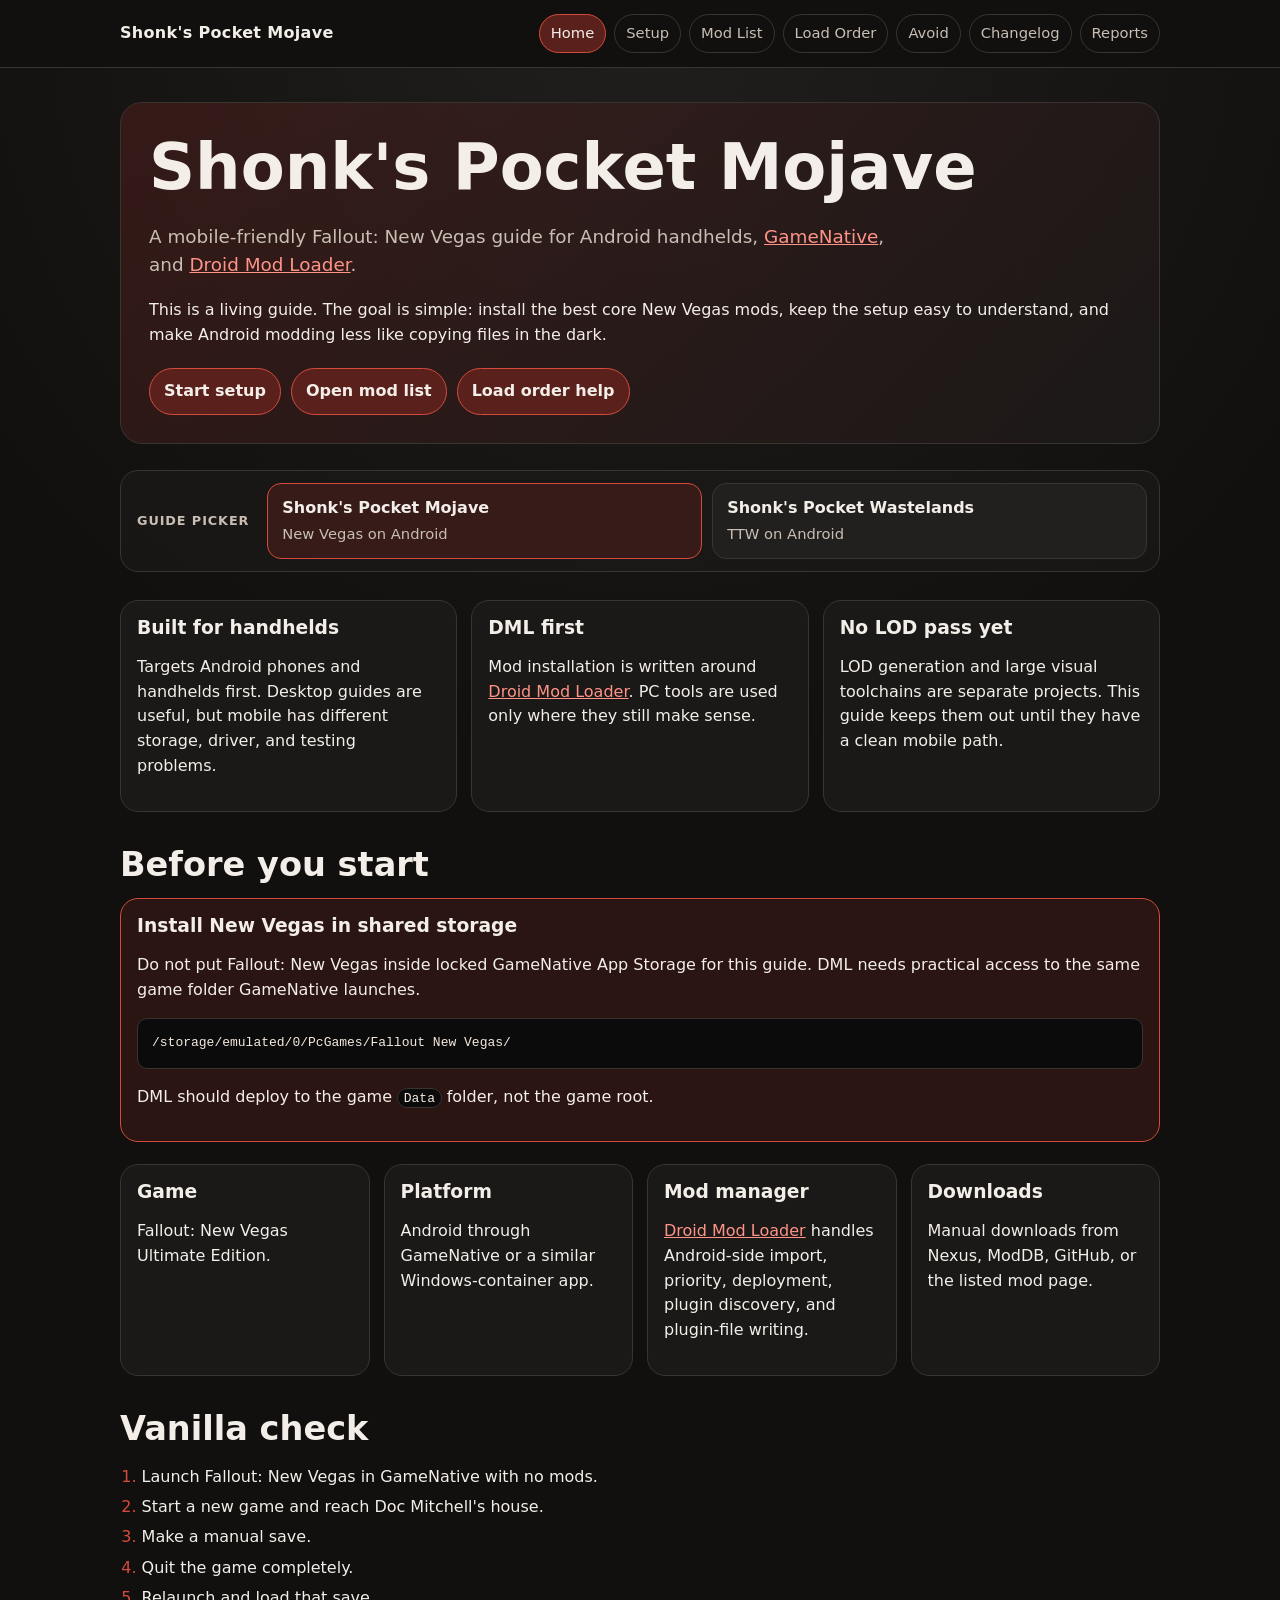
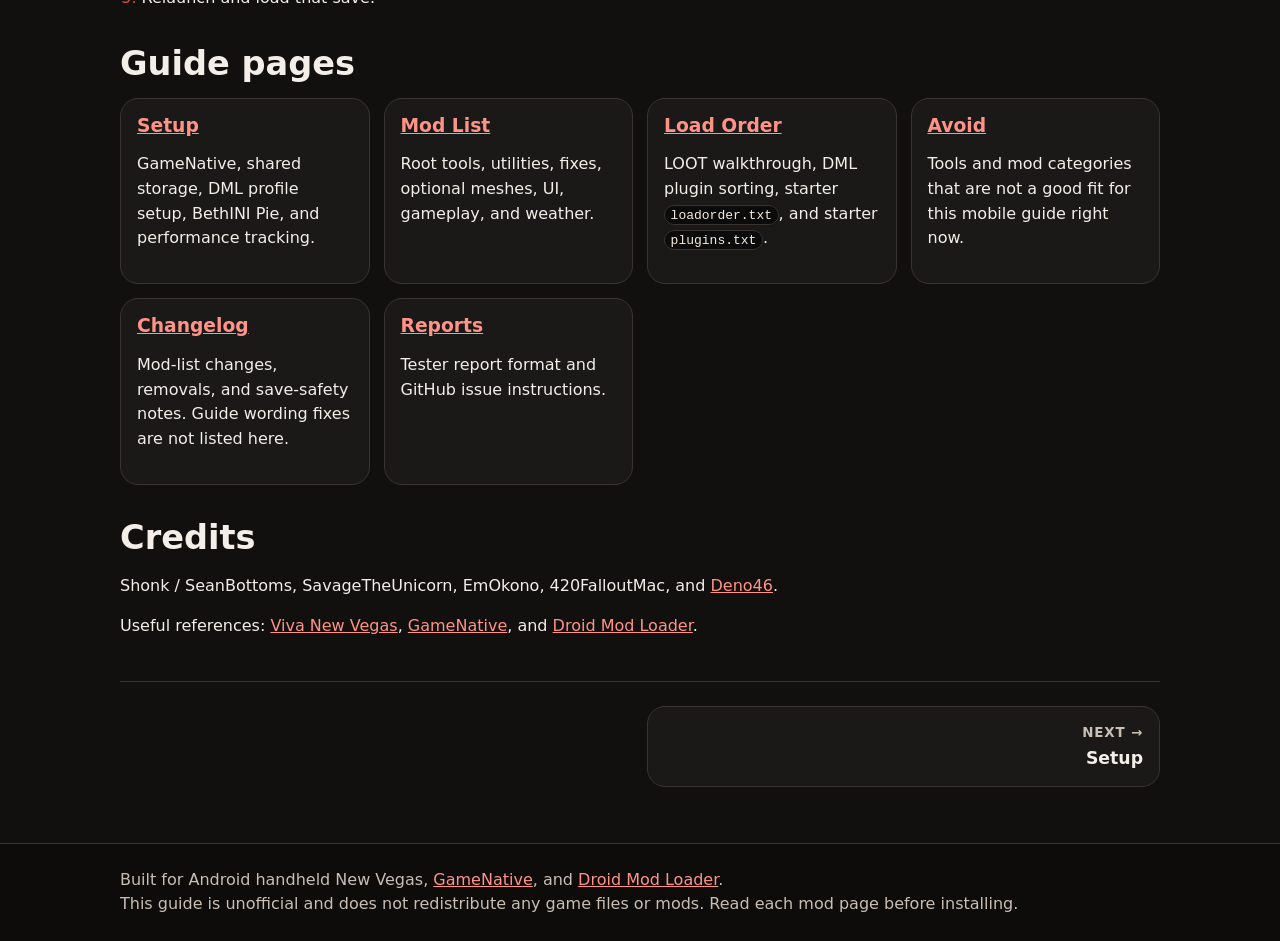
<file: index.html>
<!doctype html>
<html lang="en">
<head>
  <meta charset="utf-8">
  <meta name="viewport" content="width=device-width, initial-scale=1">
  <title>Home | Shonk's Pocket Mojave</title>
  <meta name="description" content="A New Vegas on Android guide for GameNative, Droid Mod Loader, and handheld tinkering.">
  <link rel="stylesheet" href="assets/site.css">
</head>
<body>
  <header class="site-header">
    <div class="container header-inner">
      <a class="logo" href="index.html">Shonk's Pocket Mojave</a>
      <nav class="nav" aria-label="Main navigation">
        <a href="index.html" class="active">Home</a>
<a href="setup.html" class="">Setup</a>
<a href="mods.html" class="">Mod List</a>
<a href="load-order.html" class="">Load Order</a>
<a href="avoid.html" class="">Avoid</a>
<a href="changelog.html" class="">Changelog</a>
<a href="report.html" class="">Reports</a>
      </nav>
    </div>
  </header>
  <main class="container">

<section class="hero">
  <h1>Shonk's Pocket Mojave</h1>
  <p class="lead">A mobile-friendly Fallout: New Vegas guide for Android handhelds, <a href="https://github.com/utkarshdalal/GameNative">GameNative</a>, and <a href="https://github.com/CyberShonk/DroidModLoader">Droid Mod Loader</a>.</p>
  <p>This is a living guide. The goal is simple: install the best core New Vegas mods, keep the setup easy to understand, and make Android modding less like copying files in the dark.</p>
  <div class="actions">
    <a class="button" href="setup.html">Start setup</a>
    <a class="button" href="mods.html">Open mod list</a>
    <a class="button" href="load-order.html">Load order help</a>
  </div>
</section>

<section class="guide-switcher" aria-label="Guide picker">
  <span class="guide-switcher-label">Guide picker</span>
  <a class="guide-chip current" href="/PocketMojave/">
    <strong>Shonk's Pocket Mojave</strong>
    <span>New Vegas on Android</span>
  </a>
  <a class="guide-chip" href="/PocketWastelands/">
    <strong>Shonk's Pocket Wastelands</strong>
    <span>TTW on Android</span>
  </a>
</section>

<section class="card-grid">
  <article class="card">
    <h3>Built for handhelds</h3>
    <p>Targets Android phones and handhelds first. Desktop guides are useful, but mobile has different storage, driver, and testing problems.</p>
  </article>
  <article class="card">
    <h3>DML first</h3>
    <p>Mod installation is written around <a href="https://github.com/CyberShonk/DroidModLoader">Droid Mod Loader</a>. PC tools are used only where they still make sense.</p>
  </article>
  <article class="card">
    <h3>No LOD pass yet</h3>
    <p>LOD generation and large visual toolchains are separate projects. This guide keeps them out until they have a clean mobile path.</p>
  </article>
</section>

<h2>Before you start</h2>
<div class="callout warning">
  <h3>Install New Vegas in shared storage</h3>
  <p>Do not put Fallout: New Vegas inside locked GameNative App Storage for this guide. DML needs practical access to the same game folder GameNative launches.</p>
  <pre>/storage/emulated/0/PcGames/Fallout New Vegas/</pre>
  <p>DML should deploy to the game <code>Data</code> folder, not the game root.</p>
</div>

<div class="card-grid">
  <article class="card"><h3>Game</h3><p>Fallout: New Vegas Ultimate Edition.</p></article>
  <article class="card"><h3>Platform</h3><p>Android through GameNative or a similar Windows-container app.</p></article>
  <article class="card"><h3>Mod manager</h3><p><a href="https://github.com/CyberShonk/DroidModLoader">Droid Mod Loader</a> handles Android-side import, priority, deployment, plugin discovery, and plugin-file writing.</p></article>
  <article class="card"><h3>Downloads</h3><p>Manual downloads from Nexus, ModDB, GitHub, or the listed mod page.</p></article>
</div>

<h2>Vanilla check</h2>
<ol class="checklist">
  <li>Launch Fallout: New Vegas in GameNative with no mods.</li>
  <li>Start a new game and reach Doc Mitchell's house.</li>
  <li>Make a manual save.</li>
  <li>Quit the game completely.</li>
  <li>Relaunch and load that save.</li>
</ol>

<h2>Guide pages</h2>
<div class="card-grid">
  <article class="card"><h3><a href="setup.html">Setup</a></h3><p>GameNative, shared storage, DML profile setup, BethINI Pie, and performance tracking.</p></article>
  <article class="card"><h3><a href="mods.html">Mod List</a></h3><p>Root tools, utilities, fixes, optional meshes, UI, gameplay, and weather.</p></article>
  <article class="card"><h3><a href="load-order.html">Load Order</a></h3><p>LOOT walkthrough, DML plugin sorting, starter <code>loadorder.txt</code>, and starter <code>plugins.txt</code>.</p></article>
  <article class="card"><h3><a href="avoid.html">Avoid</a></h3><p>Tools and mod categories that are not a good fit for this mobile guide right now.</p></article>
  <article class="card"><h3><a href="changelog.html">Changelog</a></h3><p>Mod-list changes, removals, and save-safety notes. Guide wording fixes are not listed here.</p></article>
  <article class="card"><h3><a href="report.html">Reports</a></h3><p>Tester report format and GitHub issue instructions.</p></article>
</div>

<h2>Credits</h2>
<p>Shonk / SeanBottoms, SavageTheUnicorn, EmOkono, 420FalloutMac, and <a href="https://www.nexusmods.com/profile/deno46?gameId=110">Deno46</a>.</p>
<p>Useful references: <a href="https://vivanewvegas.moddinglinked.com/">Viva New Vegas</a>, <a href="https://github.com/utkarshdalal/GameNative">GameNative</a>, and <a href="https://github.com/CyberShonk/DroidModLoader">Droid Mod Loader</a>.</p>


<nav class="page-nav" aria-label="Page navigation">
  <div class="page-nav-spacer" aria-hidden="true"></div>
  <a class="page-nav-link next" href="setup.html"><span>Next &rarr;</span><strong>Setup</strong></a>
</nav>
  </main>
  <footer class="site-footer">
    <div class="container">
      Built for Android handheld New Vegas, <a href="https://github.com/utkarshdalal/GameNative">GameNative</a>, and <a href="https://github.com/CyberShonk/DroidModLoader">Droid Mod Loader</a>.
      <br>This guide is unofficial and does not redistribute any game files or mods. Read each mod page before installing.
    </div>
  </footer>
</body>
</html>
</file>
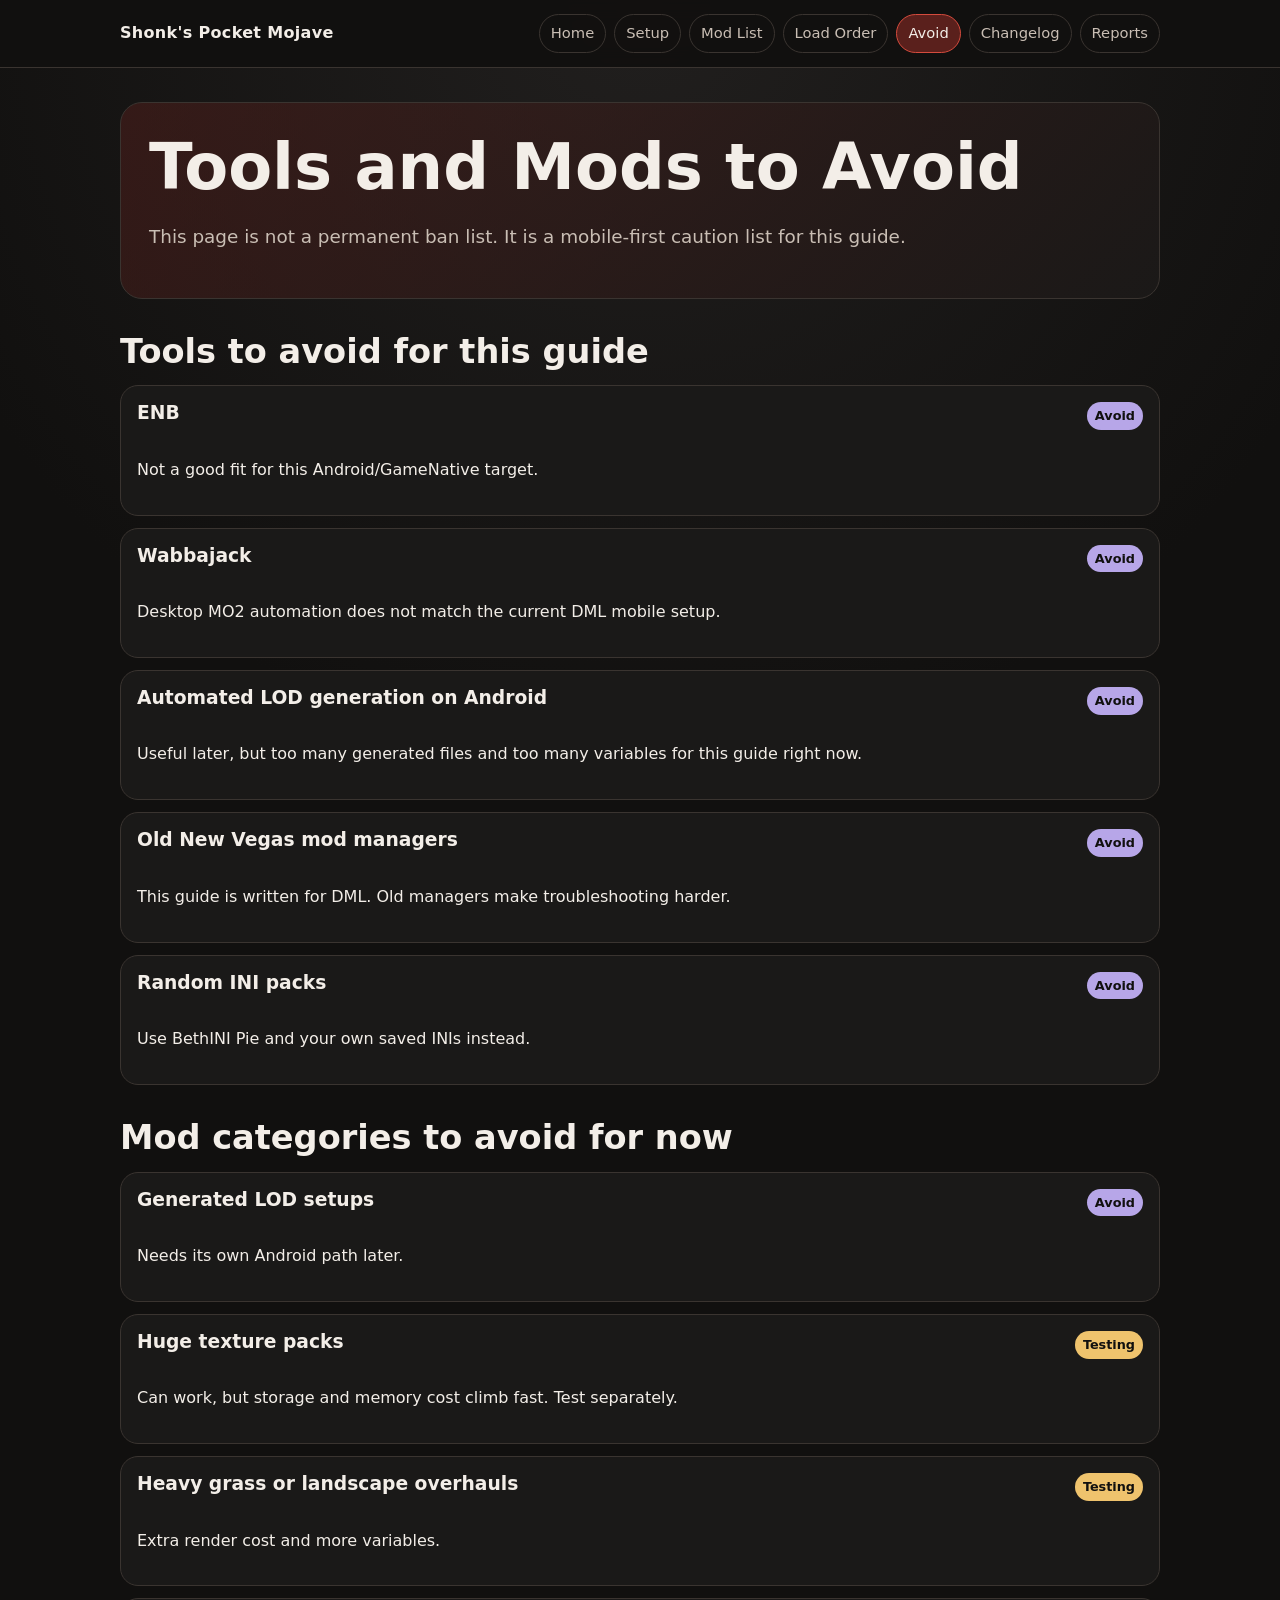
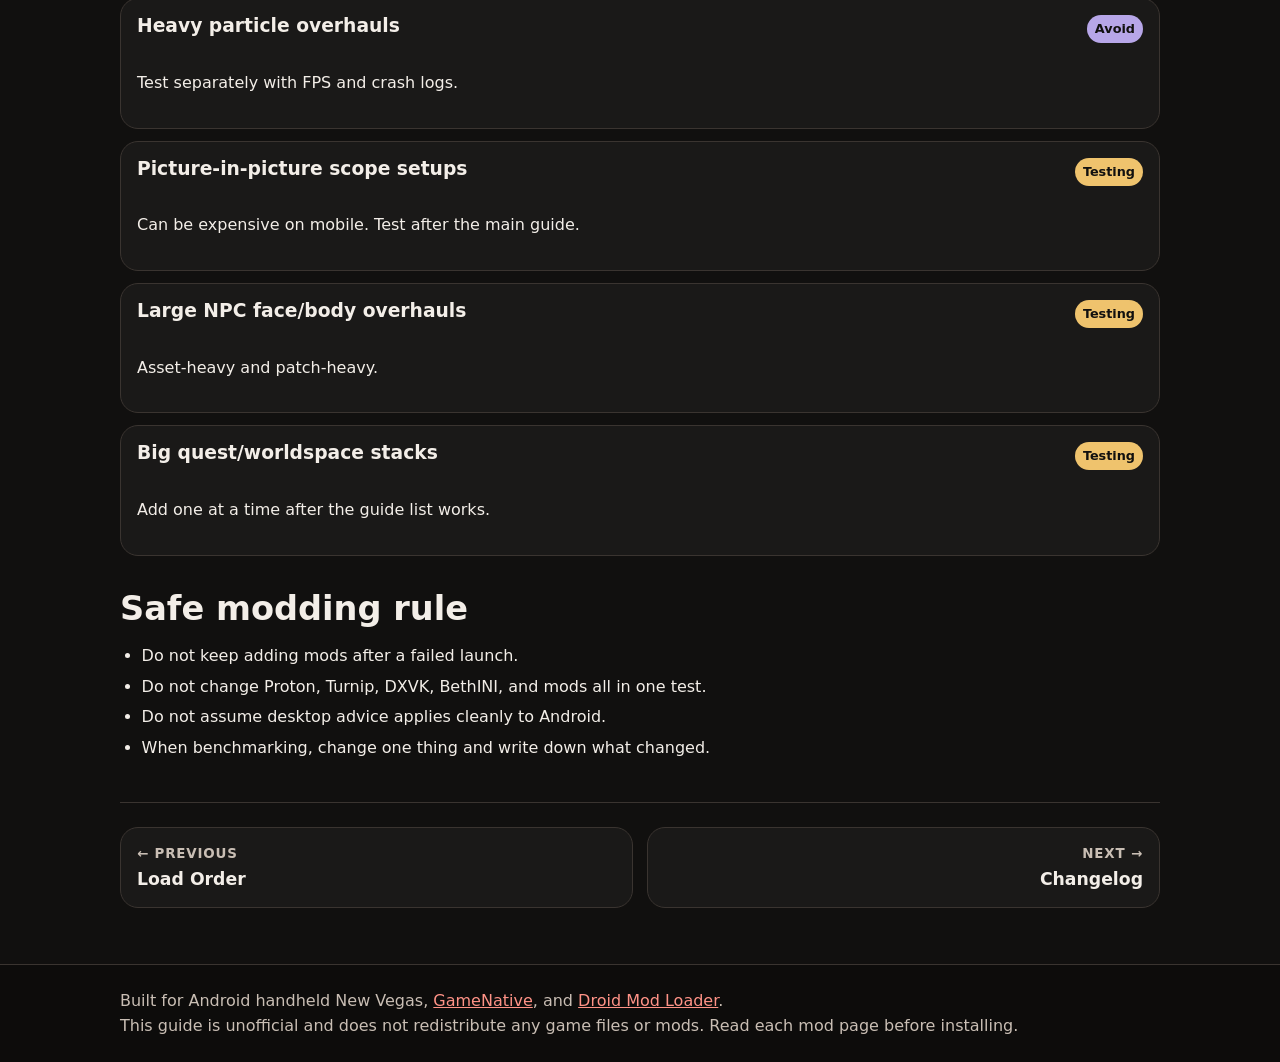
<file: avoid.html>
<!doctype html>
<html lang="en">
<head>
  <meta charset="utf-8">
  <meta name="viewport" content="width=device-width, initial-scale=1">
  <title>Avoid | Shonk's Pocket Mojave</title>
  <meta name="description" content="A New Vegas on Android guide for GameNative, Droid Mod Loader, and handheld tinkering.">
  <link rel="stylesheet" href="assets/site.css">
</head>
<body>
  <header class="site-header">
    <div class="container header-inner">
      <a class="logo" href="index.html">Shonk's Pocket Mojave</a>
      <nav class="nav" aria-label="Main navigation">
        <a href="index.html" class="">Home</a>
<a href="setup.html" class="">Setup</a>
<a href="mods.html" class="">Mod List</a>
<a href="load-order.html" class="">Load Order</a>
<a href="avoid.html" class="active">Avoid</a>
<a href="changelog.html" class="">Changelog</a>
<a href="report.html" class="">Reports</a>
      </nav>
    </div>
  </header>
  <main class="container">

<section class="hero">
  <h1>Tools and Mods to Avoid</h1>
  <p class="lead">This page is not a permanent ban list. It is a mobile-first caution list for this guide.</p>
</section>

<h2>Tools to avoid for this guide</h2>
<div class="mod-list">
  <article class="mod-card"><header><h3>ENB</h3><span class="badge optional">Avoid</span></header><p>Not a good fit for this Android/GameNative target.</p></article>
  <article class="mod-card"><header><h3>Wabbajack</h3><span class="badge optional">Avoid</span></header><p>Desktop MO2 automation does not match the current DML mobile setup.</p></article>
  <article class="mod-card"><header><h3>Automated LOD generation on Android</h3><span class="badge optional">Avoid</span></header><p>Useful later, but too many generated files and too many variables for this guide right now.</p></article>
  <article class="mod-card"><header><h3>Old New Vegas mod managers</h3><span class="badge optional">Avoid</span></header><p>This guide is written for DML. Old managers make troubleshooting harder.</p></article>
  <article class="mod-card"><header><h3>Random INI packs</h3><span class="badge optional">Avoid</span></header><p>Use BethINI Pie and your own saved INIs instead.</p></article>
</div>

<h2>Mod categories to avoid for now</h2>
<div class="mod-list">
  <article class="mod-card"><header><h3>Generated LOD setups</h3><span class="badge optional">Avoid</span></header><p>Needs its own Android path later.</p></article>
  <article class="mod-card"><header><h3>Huge texture packs</h3><span class="badge recommended">Testing</span></header><p>Can work, but storage and memory cost climb fast. Test separately.</p></article>
  <article class="mod-card"><header><h3>Heavy grass or landscape overhauls</h3><span class="badge recommended">Testing</span></header><p>Extra render cost and more variables.</p></article>
  <article class="mod-card"><header><h3>Heavy particle overhauls</h3><span class="badge optional">Avoid</span></header><p>Test separately with FPS and crash logs.</p></article>
  <article class="mod-card"><header><h3>Picture-in-picture scope setups</h3><span class="badge recommended">Testing</span></header><p>Can be expensive on mobile. Test after the main guide.</p></article>
  <article class="mod-card"><header><h3>Large NPC face/body overhauls</h3><span class="badge recommended">Testing</span></header><p>Asset-heavy and patch-heavy.</p></article>
  <article class="mod-card"><header><h3>Big quest/worldspace stacks</h3><span class="badge recommended">Testing</span></header><p>Add one at a time after the guide list works.</p></article>
</div>

<h2>Safe modding rule</h2>
<ul>
  <li>Do not keep adding mods after a failed launch.</li>
  <li>Do not change Proton, Turnip, DXVK, BethINI, and mods all in one test.</li>
  <li>Do not assume desktop advice applies cleanly to Android.</li>
  <li>When benchmarking, change one thing and write down what changed.</li>
</ul>


<nav class="page-nav" aria-label="Page navigation">
  <a class="page-nav-link prev" href="load-order.html"><span>&larr; Previous</span><strong>Load Order</strong></a>
  <a class="page-nav-link next" href="changelog.html"><span>Next &rarr;</span><strong>Changelog</strong></a>
</nav>
  </main>
  <footer class="site-footer">
    <div class="container">
      Built for Android handheld New Vegas, <a href="https://github.com/utkarshdalal/GameNative">GameNative</a>, and <a href="https://github.com/CyberShonk/DroidModLoader">Droid Mod Loader</a>.
      <br>This guide is unofficial and does not redistribute any game files or mods. Read each mod page before installing.
    </div>
  </footer>
</body>
</html>
</file>
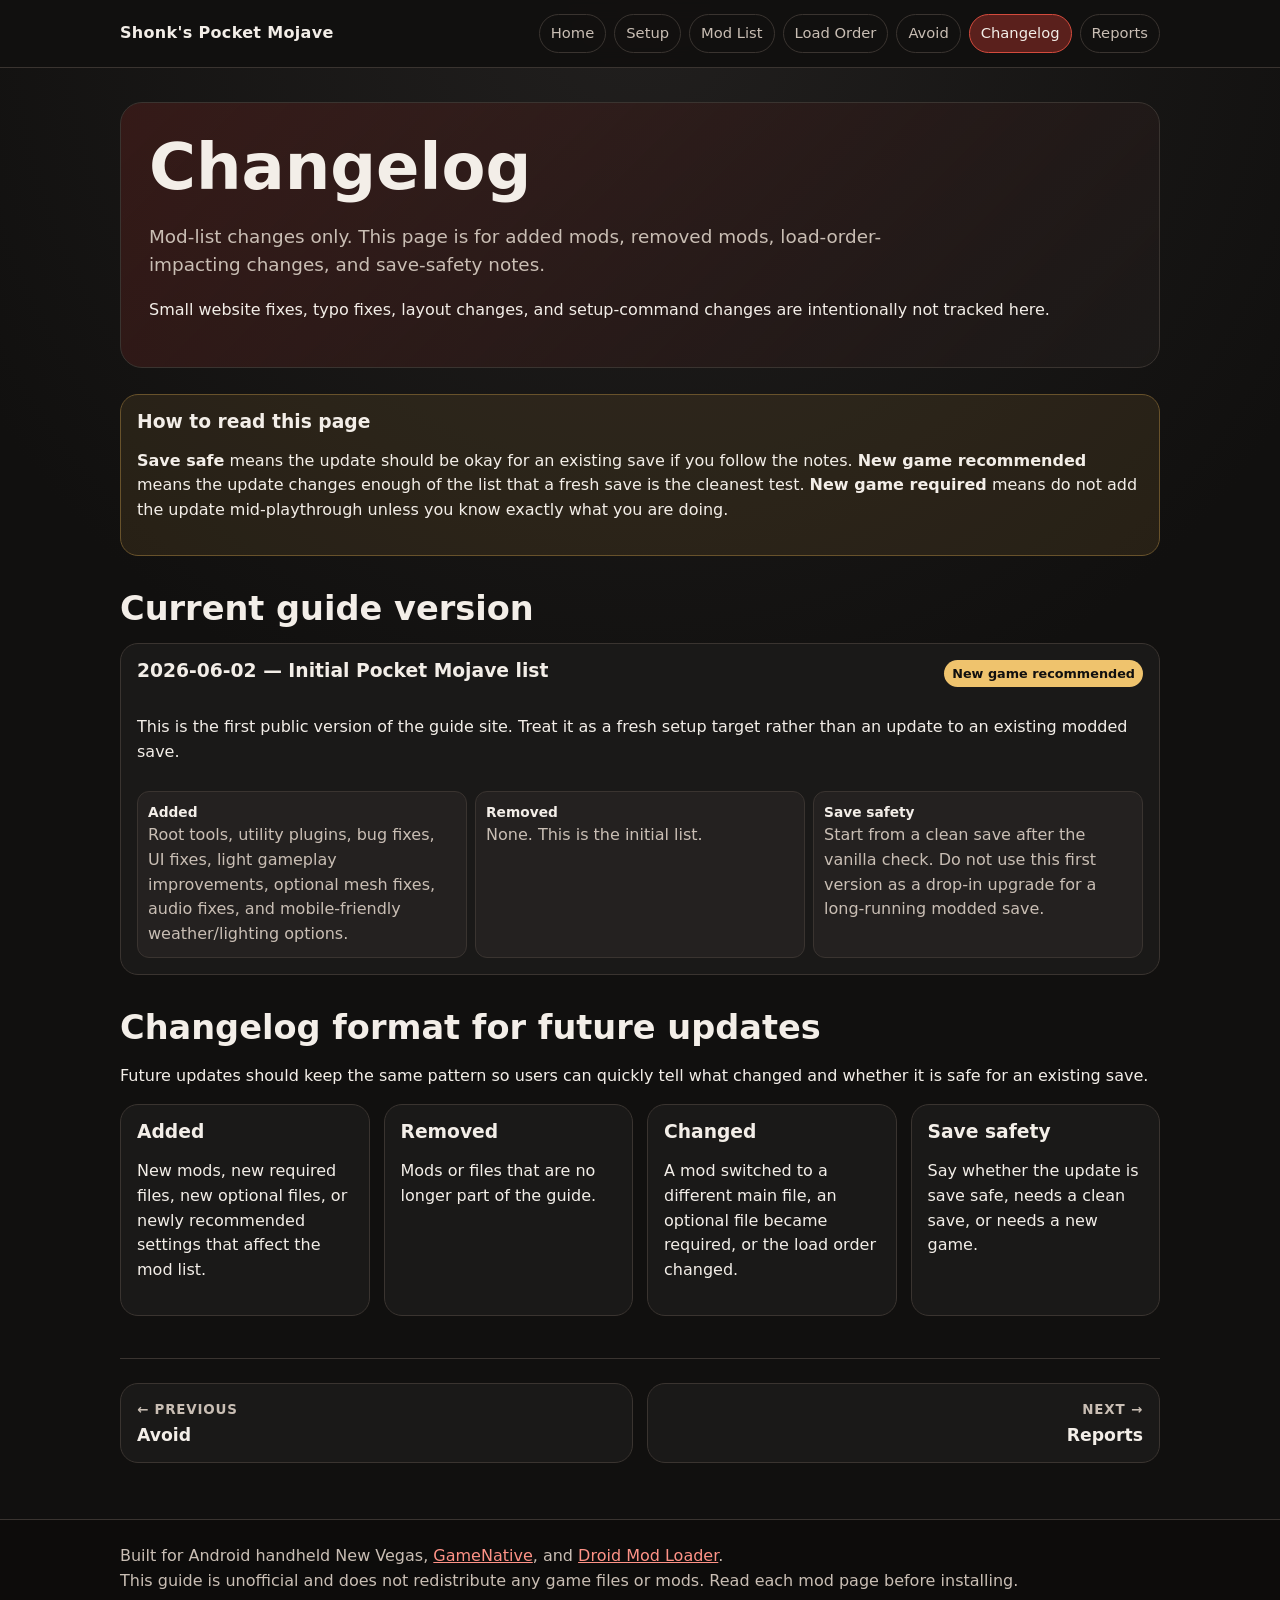
<file: changelog.html>
<!doctype html>
<html lang="en">
<head>
  <meta charset="utf-8">
  <meta name="viewport" content="width=device-width, initial-scale=1">
  <title>Changelog | Shonk's Pocket Mojave</title>
  <meta name="description" content="A New Vegas on Android guide for GameNative, Droid Mod Loader, and handheld tinkering.">
  <link rel="stylesheet" href="assets/site.css">
</head>
<body>
  <header class="site-header">
    <div class="container header-inner">
      <a class="logo" href="index.html">Shonk's Pocket Mojave</a>
      <nav class="nav" aria-label="Main navigation">
        <a href="index.html" class="">Home</a>
<a href="setup.html" class="">Setup</a>
<a href="mods.html" class="">Mod List</a>
<a href="load-order.html" class="">Load Order</a>
<a href="avoid.html" class="">Avoid</a>
<a href="changelog.html" class="active">Changelog</a>
<a href="report.html" class="">Reports</a>
      </nav>
    </div>
  </header>
  <main class="container">

<section class="hero">
  <h1>Changelog</h1>
  <p class="lead">Mod-list changes only. This page is for added mods, removed mods, load-order-impacting changes, and save-safety notes.</p>
  <p>Small website fixes, typo fixes, layout changes, and setup-command changes are intentionally not tracked here.</p>
</section>

<div class="callout notice">
  <h3>How to read this page</h3>
  <p><strong>Save safe</strong> means the update should be okay for an existing save if you follow the notes. <strong>New game recommended</strong> means the update changes enough of the list that a fresh save is the cleanest test. <strong>New game required</strong> means do not add the update mid-playthrough unless you know exactly what you are doing.</p>
</div>

<h2>Current guide version</h2>
<div class="mod-list">
  <article class="mod-card">
    <header><h3>2026-06-02 — Initial Pocket Mojave list</h3><span class="badge recommended">New game recommended</span></header>
    <p>This is the first public version of the guide site. Treat it as a fresh setup target rather than an update to an existing modded save.</p>
    <div class="meta">
      <div><strong>Added</strong>Root tools, utility plugins, bug fixes, UI fixes, light gameplay improvements, optional mesh fixes, audio fixes, and mobile-friendly weather/lighting options.</div>
      <div><strong>Removed</strong>None. This is the initial list.</div>
      <div><strong>Save safety</strong>Start from a clean save after the vanilla check. Do not use this first version as a drop-in upgrade for a long-running modded save.</div>
    </div>
  </article>
</div>

<h2>Changelog format for future updates</h2>
<p>Future updates should keep the same pattern so users can quickly tell what changed and whether it is safe for an existing save.</p>
<div class="card-grid">
  <article class="card"><h3>Added</h3><p>New mods, new required files, new optional files, or newly recommended settings that affect the mod list.</p></article>
  <article class="card"><h3>Removed</h3><p>Mods or files that are no longer part of the guide.</p></article>
  <article class="card"><h3>Changed</h3><p>A mod switched to a different main file, an optional file became required, or the load order changed.</p></article>
  <article class="card"><h3>Save safety</h3><p>Say whether the update is save safe, needs a clean save, or needs a new game.</p></article>
</div>


<nav class="page-nav" aria-label="Page navigation">
  <a class="page-nav-link prev" href="avoid.html"><span>&larr; Previous</span><strong>Avoid</strong></a>
  <a class="page-nav-link next" href="report.html"><span>Next &rarr;</span><strong>Reports</strong></a>
</nav>
  </main>
  <footer class="site-footer">
    <div class="container">
      Built for Android handheld New Vegas, <a href="https://github.com/utkarshdalal/GameNative">GameNative</a>, and <a href="https://github.com/CyberShonk/DroidModLoader">Droid Mod Loader</a>.
      <br>This guide is unofficial and does not redistribute any game files or mods. Read each mod page before installing.
    </div>
  </footer>
</body>
</html>
</file>
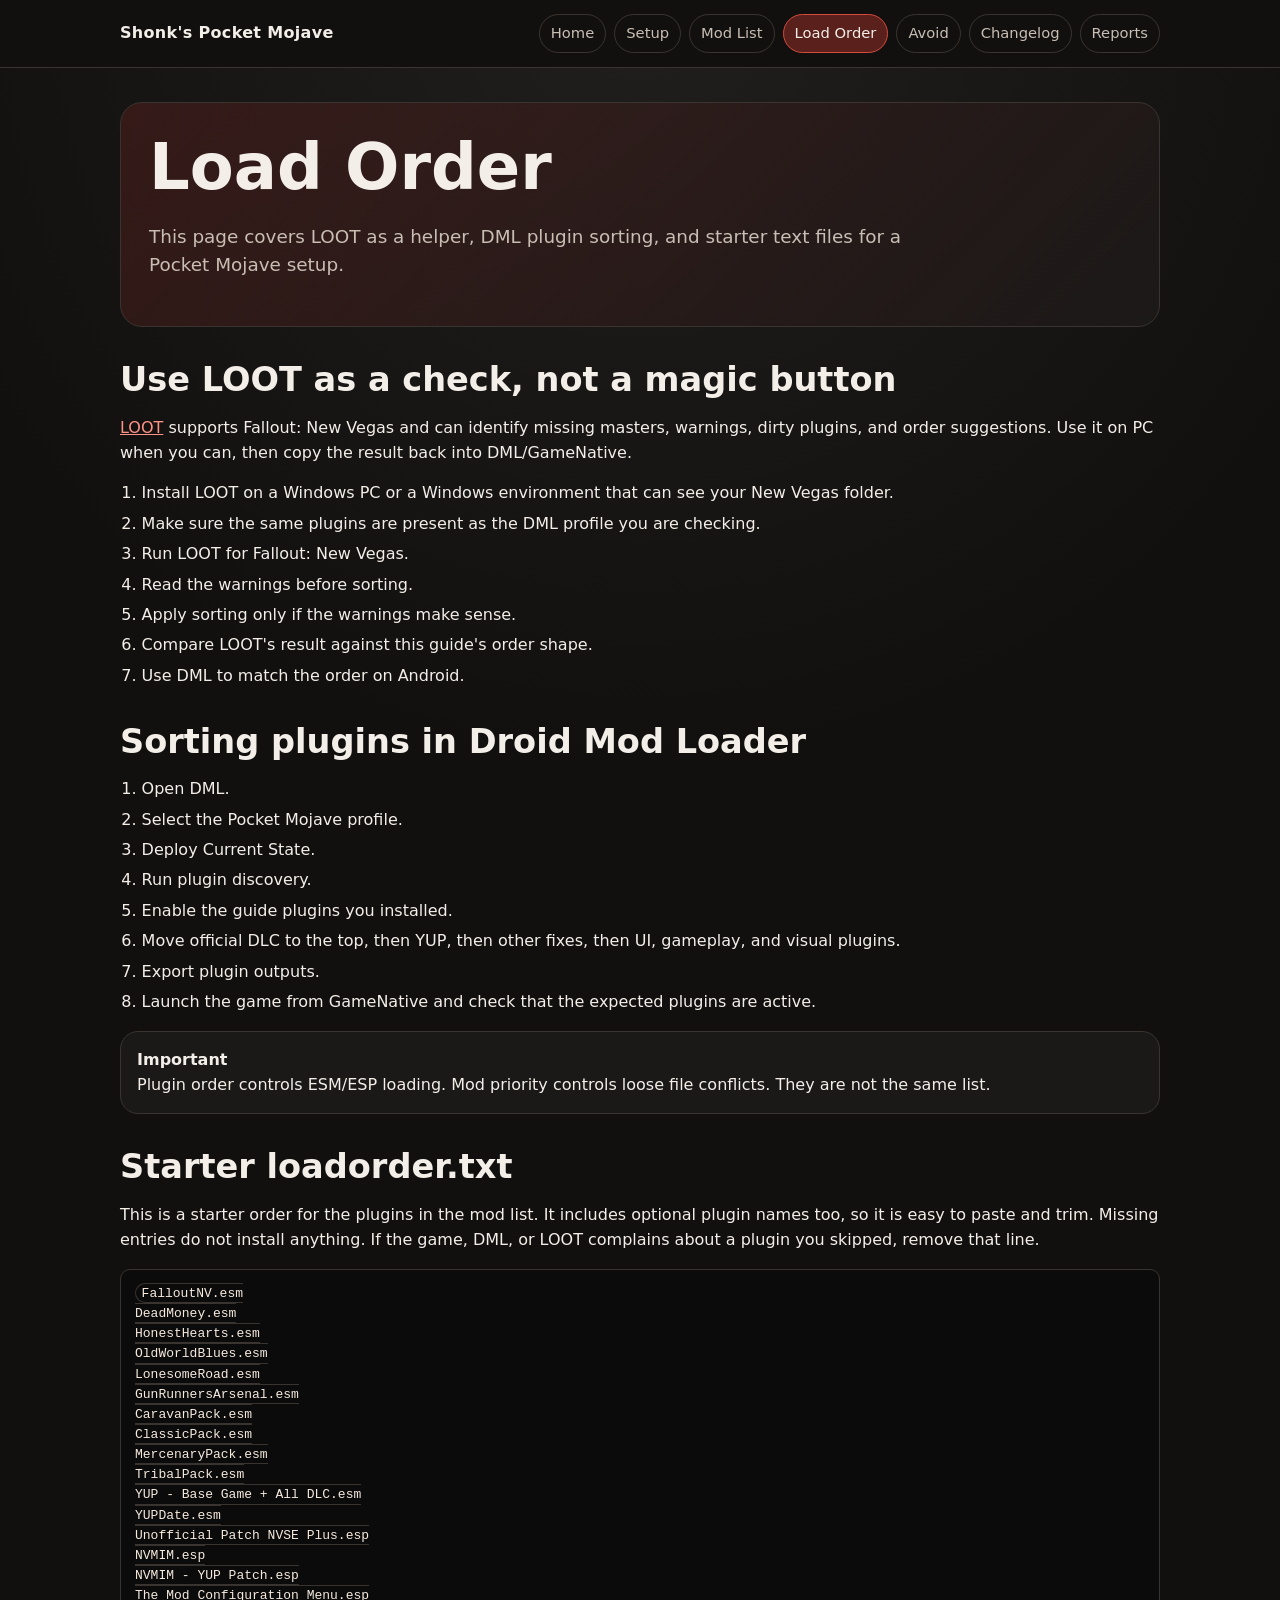
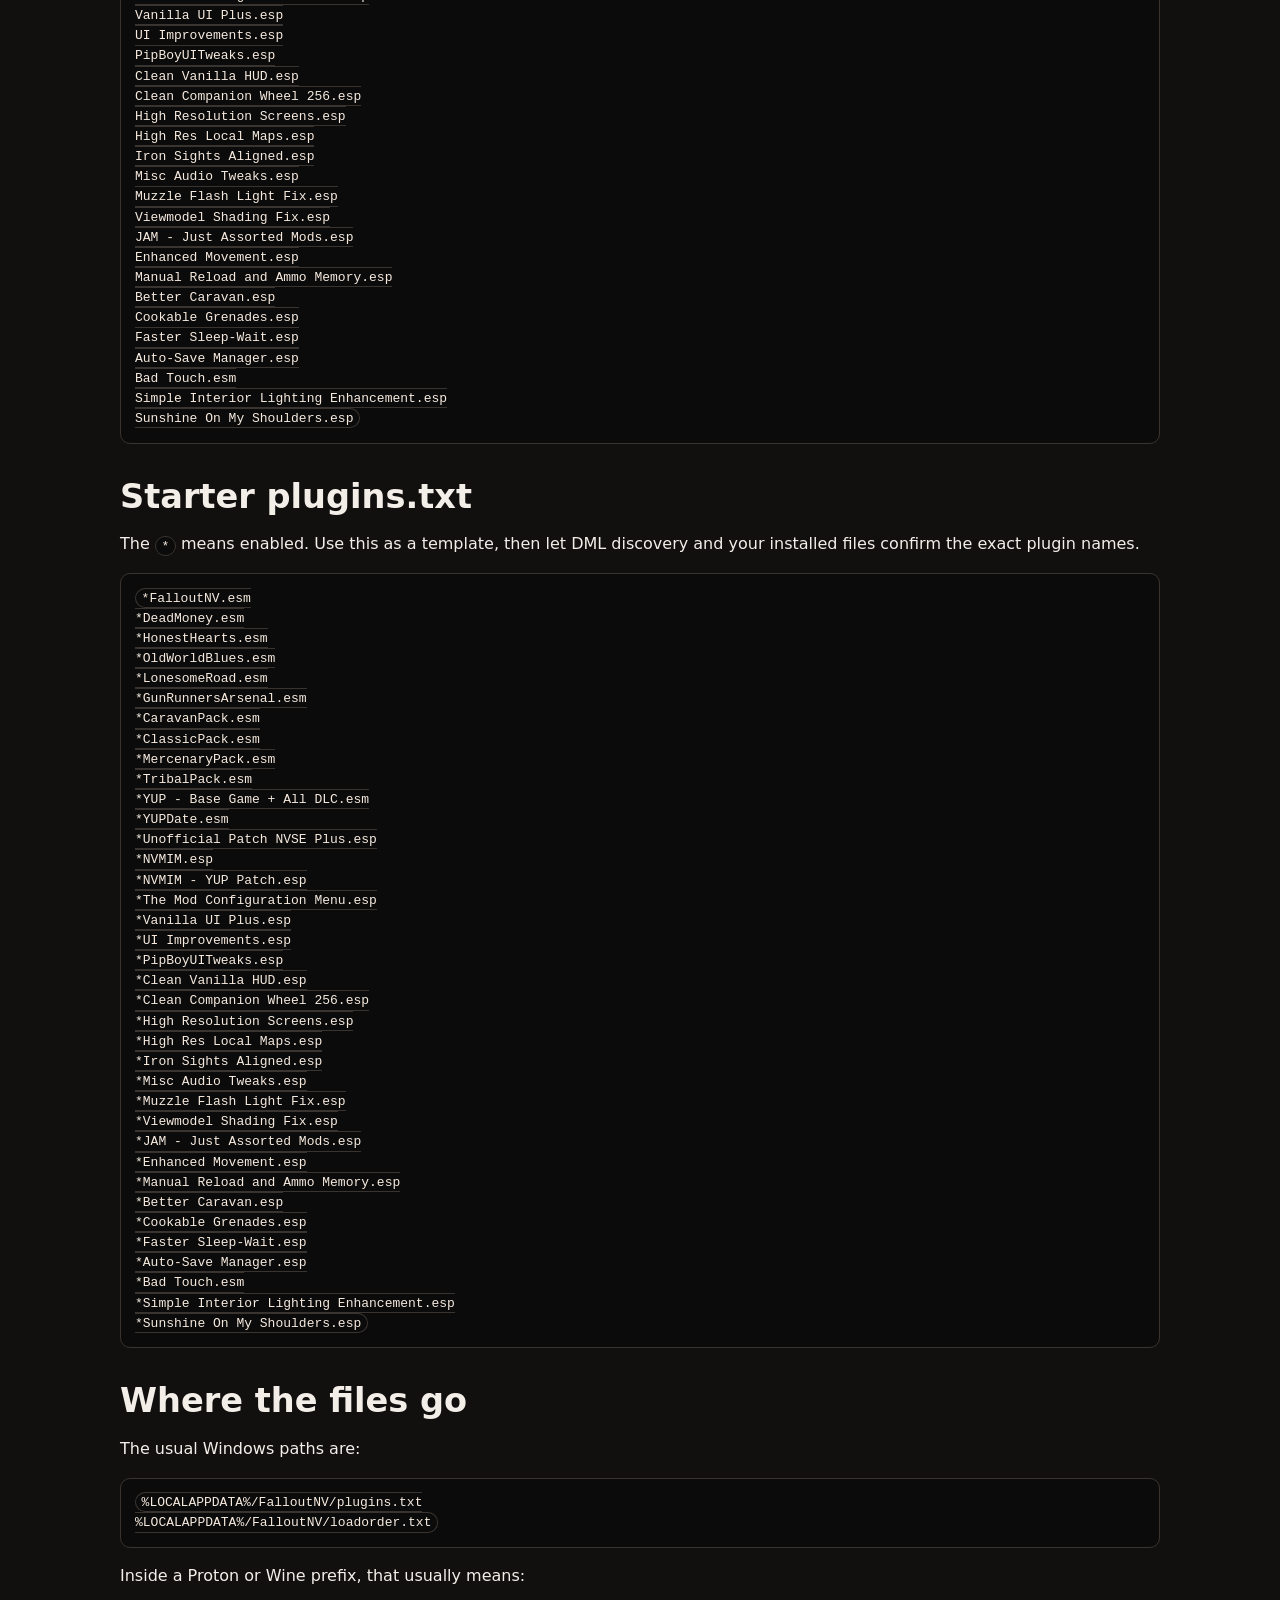
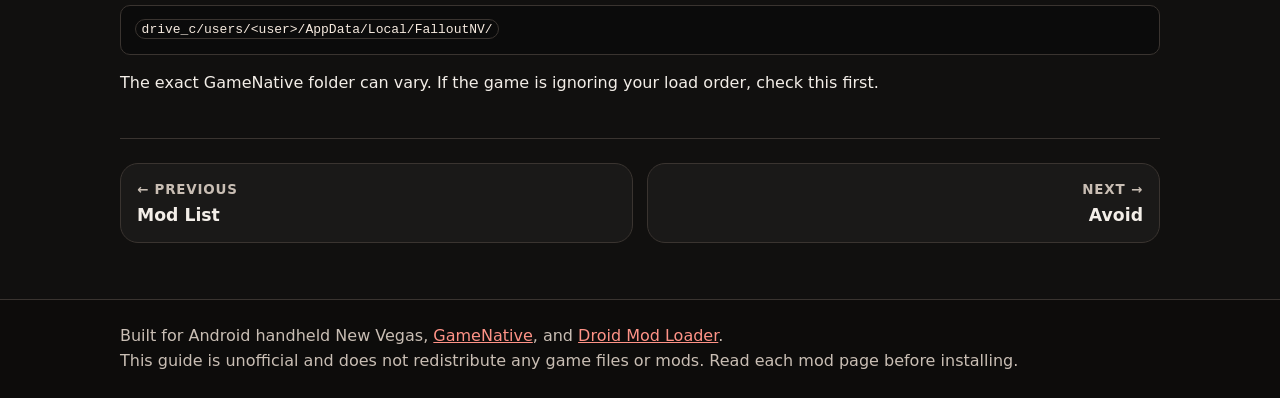
<file: load-order.html>
<!doctype html>
<html lang="en">
<head>
  <meta charset="utf-8">
  <meta name="viewport" content="width=device-width, initial-scale=1">
  <title>Load Order | Shonk's Pocket Mojave</title>
  <meta name="description" content="A New Vegas on Android guide for GameNative, Droid Mod Loader, and handheld tinkering.">
  <link rel="stylesheet" href="assets/site.css">
</head>
<body>
  <header class="site-header">
    <div class="container header-inner">
      <a class="logo" href="index.html">Shonk's Pocket Mojave</a>
      <nav class="nav" aria-label="Main navigation">
        <a href="index.html" class="">Home</a>
<a href="setup.html" class="">Setup</a>
<a href="mods.html" class="">Mod List</a>
<a href="load-order.html" class="active">Load Order</a>
<a href="avoid.html" class="">Avoid</a>
<a href="changelog.html" class="">Changelog</a>
<a href="report.html" class="">Reports</a>
      </nav>
    </div>
  </header>
  <main class="container">
<section class="hero"><h1>Load Order</h1><p class="lead">This page covers LOOT as a helper, DML plugin sorting, and starter text files for a Pocket Mojave setup.</p></section><section><h2>Use LOOT as a check, not a magic button</h2><p><a href="https://loot.github.io/">LOOT</a> supports Fallout: New Vegas and can identify missing masters, warnings, dirty plugins, and order suggestions. Use it on PC when you can, then copy the result back into DML/GameNative.</p><ol><li>Install LOOT on a Windows PC or a Windows environment that can see your New Vegas folder.</li><li>Make sure the same plugins are present as the DML profile you are checking.</li><li>Run LOOT for Fallout: New Vegas.</li><li>Read the warnings before sorting.</li><li>Apply sorting only if the warnings make sense.</li><li>Compare LOOT's result against this guide's order shape.</li><li>Use DML to match the order on Android.</li></ol></section>
<section><h2>Sorting plugins in Droid Mod Loader</h2><ol><li>Open DML.</li><li>Select the Pocket Mojave profile.</li><li>Deploy Current State.</li><li>Run plugin discovery.</li><li>Enable the guide plugins you installed.</li><li>Move official DLC to the top, then YUP, then other fixes, then UI, gameplay, and visual plugins.</li><li>Export plugin outputs.</li><li>Launch the game from GameNative and check that the expected plugins are active.</li></ol><aside class="callout"><strong>Important</strong><div>Plugin order controls ESM/ESP loading. Mod priority controls loose file conflicts. They are not the same list.</div></aside></section>
<section><h2>Starter loadorder.txt</h2><p>This is a starter order for the plugins in the mod list. It includes optional plugin names too, so it is easy to paste and trim. Missing entries do not install anything. If the game, DML, or LOOT complains about a plugin you skipped, remove that line.</p><pre><code>FalloutNV.esm
DeadMoney.esm
HonestHearts.esm
OldWorldBlues.esm
LonesomeRoad.esm
GunRunnersArsenal.esm
CaravanPack.esm
ClassicPack.esm
MercenaryPack.esm
TribalPack.esm
YUP - Base Game + All DLC.esm
YUPDate.esm
Unofficial Patch NVSE Plus.esp
NVMIM.esp
NVMIM - YUP Patch.esp
The Mod Configuration Menu.esp
Vanilla UI Plus.esp
UI Improvements.esp
PipBoyUITweaks.esp
Clean Vanilla HUD.esp
Clean Companion Wheel 256.esp
High Resolution Screens.esp
High Res Local Maps.esp
Iron Sights Aligned.esp
Misc Audio Tweaks.esp
Muzzle Flash Light Fix.esp
Viewmodel Shading Fix.esp
JAM - Just Assorted Mods.esp
Enhanced Movement.esp
Manual Reload and Ammo Memory.esp
Better Caravan.esp
Cookable Grenades.esp
Faster Sleep-Wait.esp
Auto-Save Manager.esp
Bad Touch.esm
Simple Interior Lighting Enhancement.esp
Sunshine On My Shoulders.esp</code></pre></section>
<section><h2>Starter plugins.txt</h2><p>The <code>*</code> means enabled. Use this as a template, then let DML discovery and your installed files confirm the exact plugin names.</p><pre><code>*FalloutNV.esm
*DeadMoney.esm
*HonestHearts.esm
*OldWorldBlues.esm
*LonesomeRoad.esm
*GunRunnersArsenal.esm
*CaravanPack.esm
*ClassicPack.esm
*MercenaryPack.esm
*TribalPack.esm
*YUP - Base Game + All DLC.esm
*YUPDate.esm
*Unofficial Patch NVSE Plus.esp
*NVMIM.esp
*NVMIM - YUP Patch.esp
*The Mod Configuration Menu.esp
*Vanilla UI Plus.esp
*UI Improvements.esp
*PipBoyUITweaks.esp
*Clean Vanilla HUD.esp
*Clean Companion Wheel 256.esp
*High Resolution Screens.esp
*High Res Local Maps.esp
*Iron Sights Aligned.esp
*Misc Audio Tweaks.esp
*Muzzle Flash Light Fix.esp
*Viewmodel Shading Fix.esp
*JAM - Just Assorted Mods.esp
*Enhanced Movement.esp
*Manual Reload and Ammo Memory.esp
*Better Caravan.esp
*Cookable Grenades.esp
*Faster Sleep-Wait.esp
*Auto-Save Manager.esp
*Bad Touch.esm
*Simple Interior Lighting Enhancement.esp
*Sunshine On My Shoulders.esp</code></pre></section>
<section><h2>Where the files go</h2><p>The usual Windows paths are:</p><pre><code>%LOCALAPPDATA%/FalloutNV/plugins.txt
%LOCALAPPDATA%/FalloutNV/loadorder.txt</code></pre><p>Inside a Proton or Wine prefix, that usually means:</p><pre><code>drive_c/users/&lt;user&gt;/AppData/Local/FalloutNV/</code></pre><p>The exact GameNative folder can vary. If the game is ignoring your load order, check this first.</p></section>


<nav class="page-nav" aria-label="Page navigation">
  <a class="page-nav-link prev" href="mods.html"><span>&larr; Previous</span><strong>Mod List</strong></a>
  <a class="page-nav-link next" href="avoid.html"><span>Next &rarr;</span><strong>Avoid</strong></a>
</nav>
  </main>
  <footer class="site-footer">
    <div class="container">
      Built for Android handheld New Vegas, <a href="https://github.com/utkarshdalal/GameNative">GameNative</a>, and <a href="https://github.com/CyberShonk/DroidModLoader">Droid Mod Loader</a>.
      <br>This guide is unofficial and does not redistribute any game files or mods. Read each mod page before installing.
    </div>
  </footer>
</body>
</html>
</file>
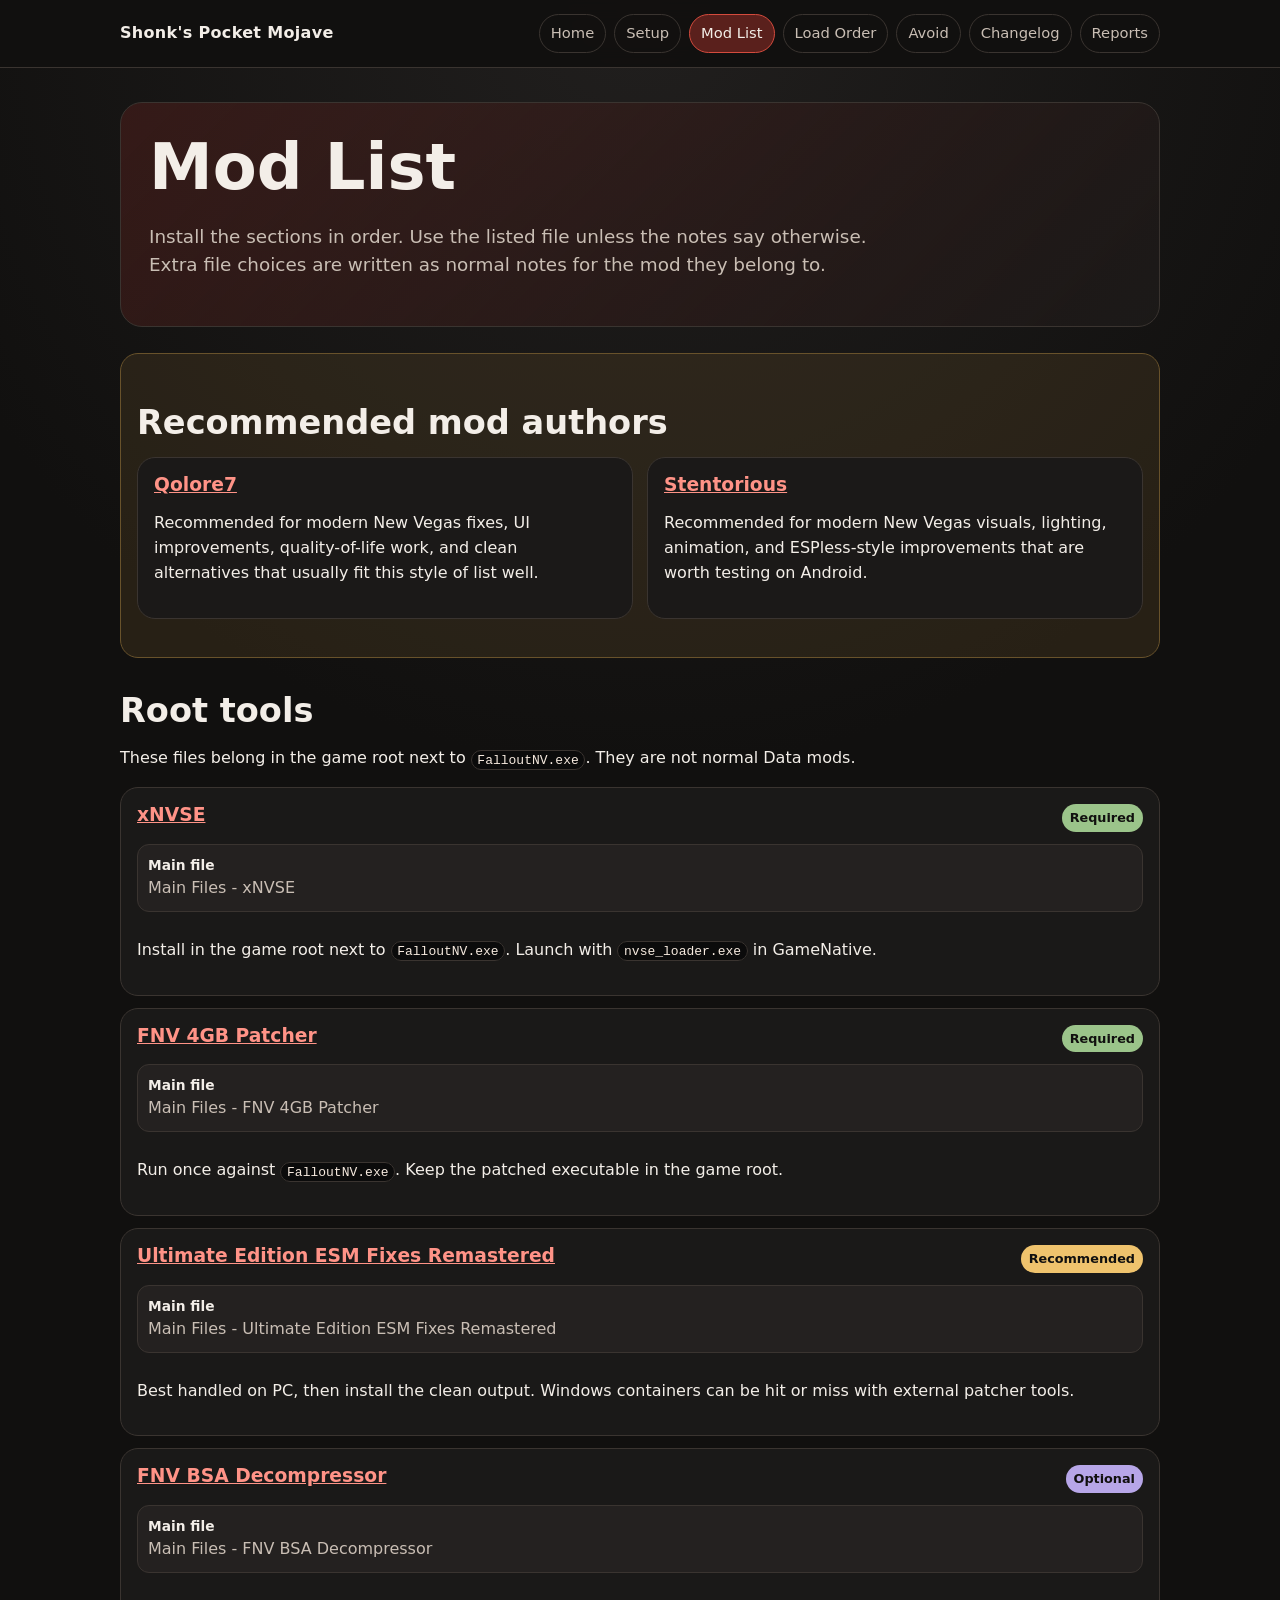
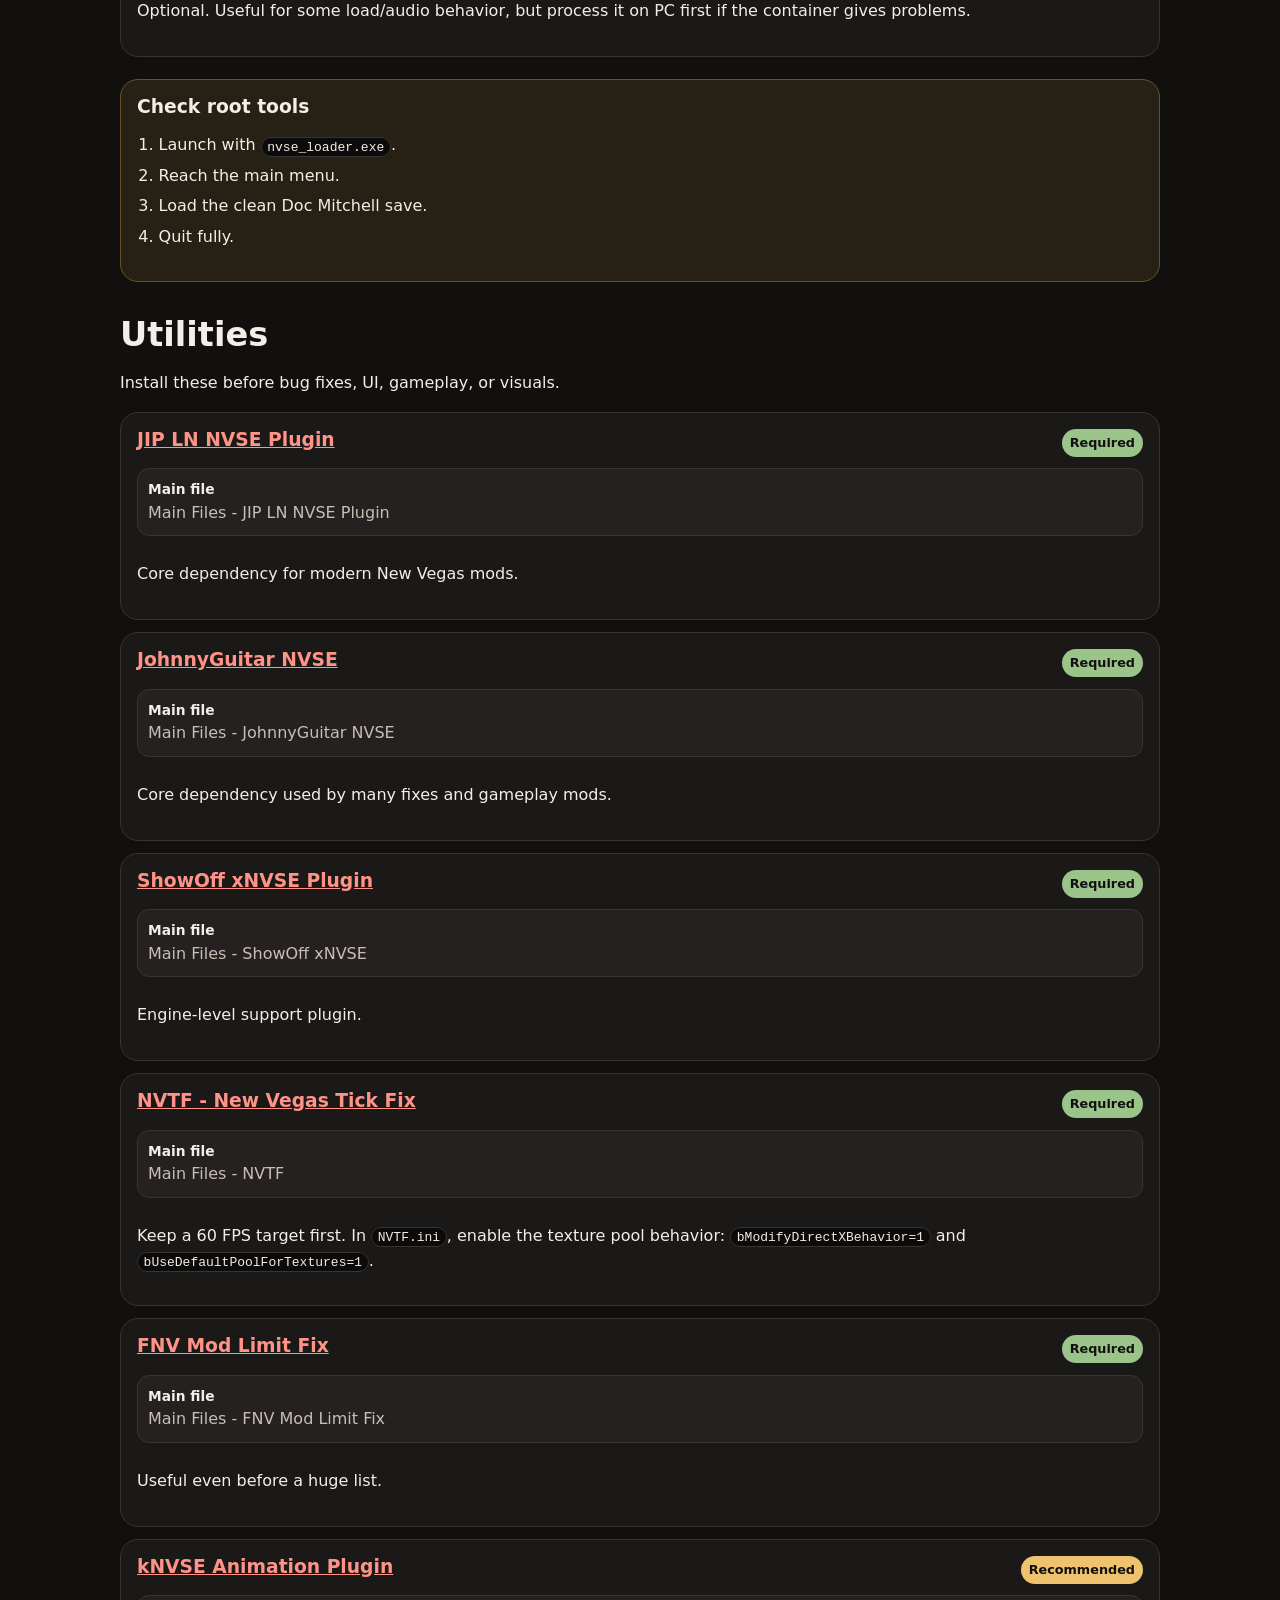
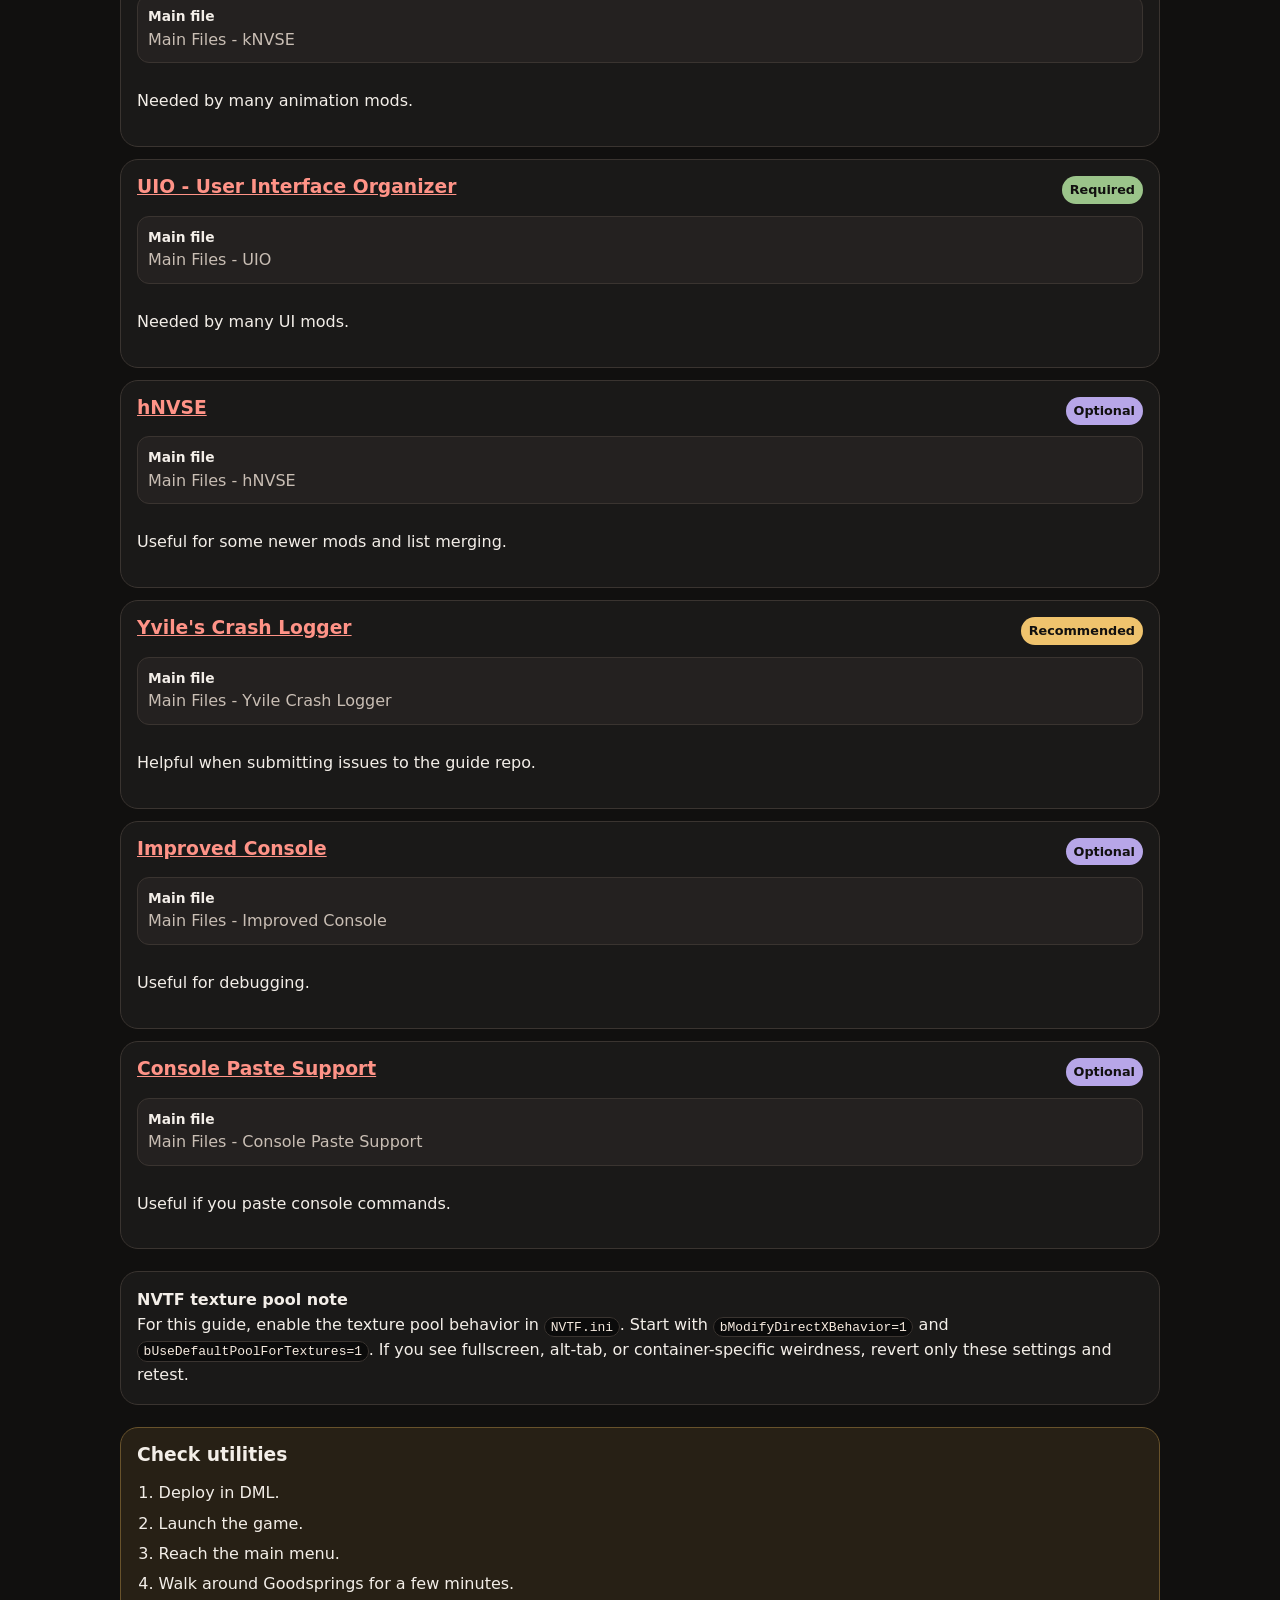
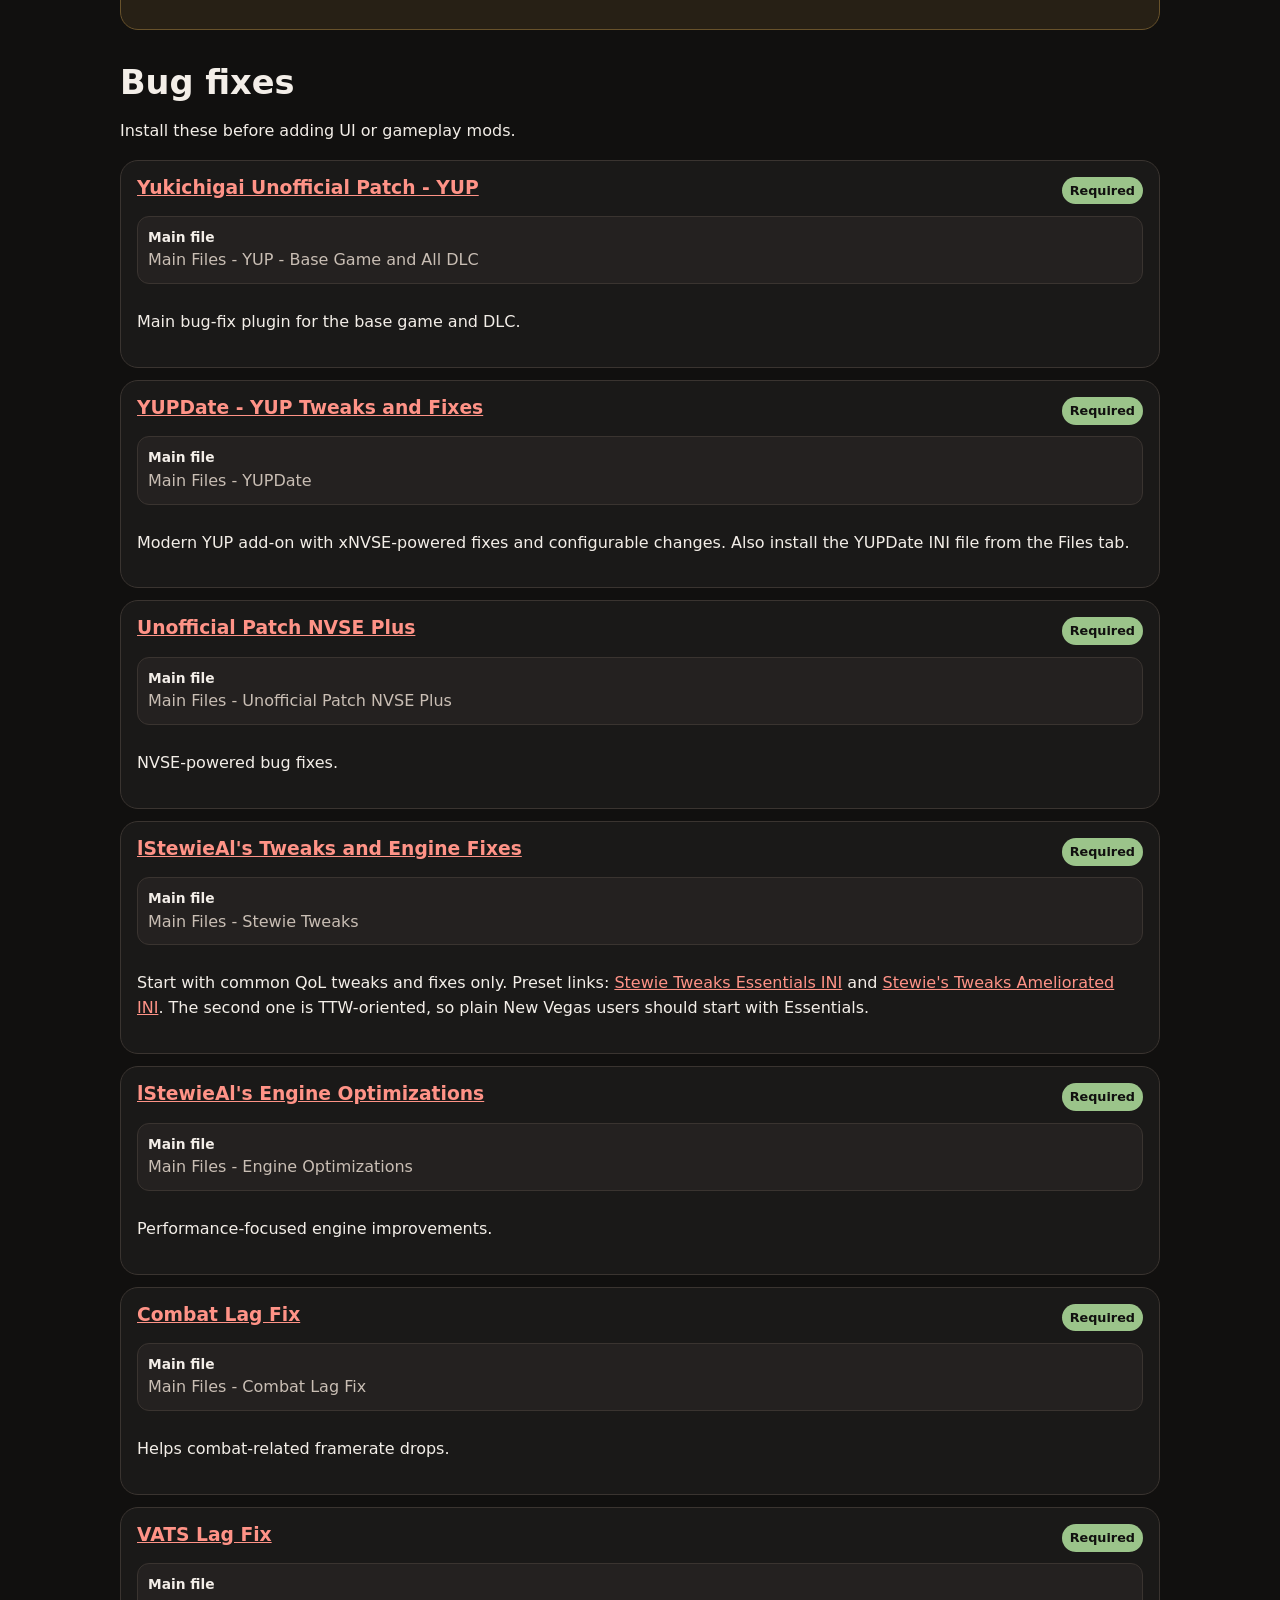
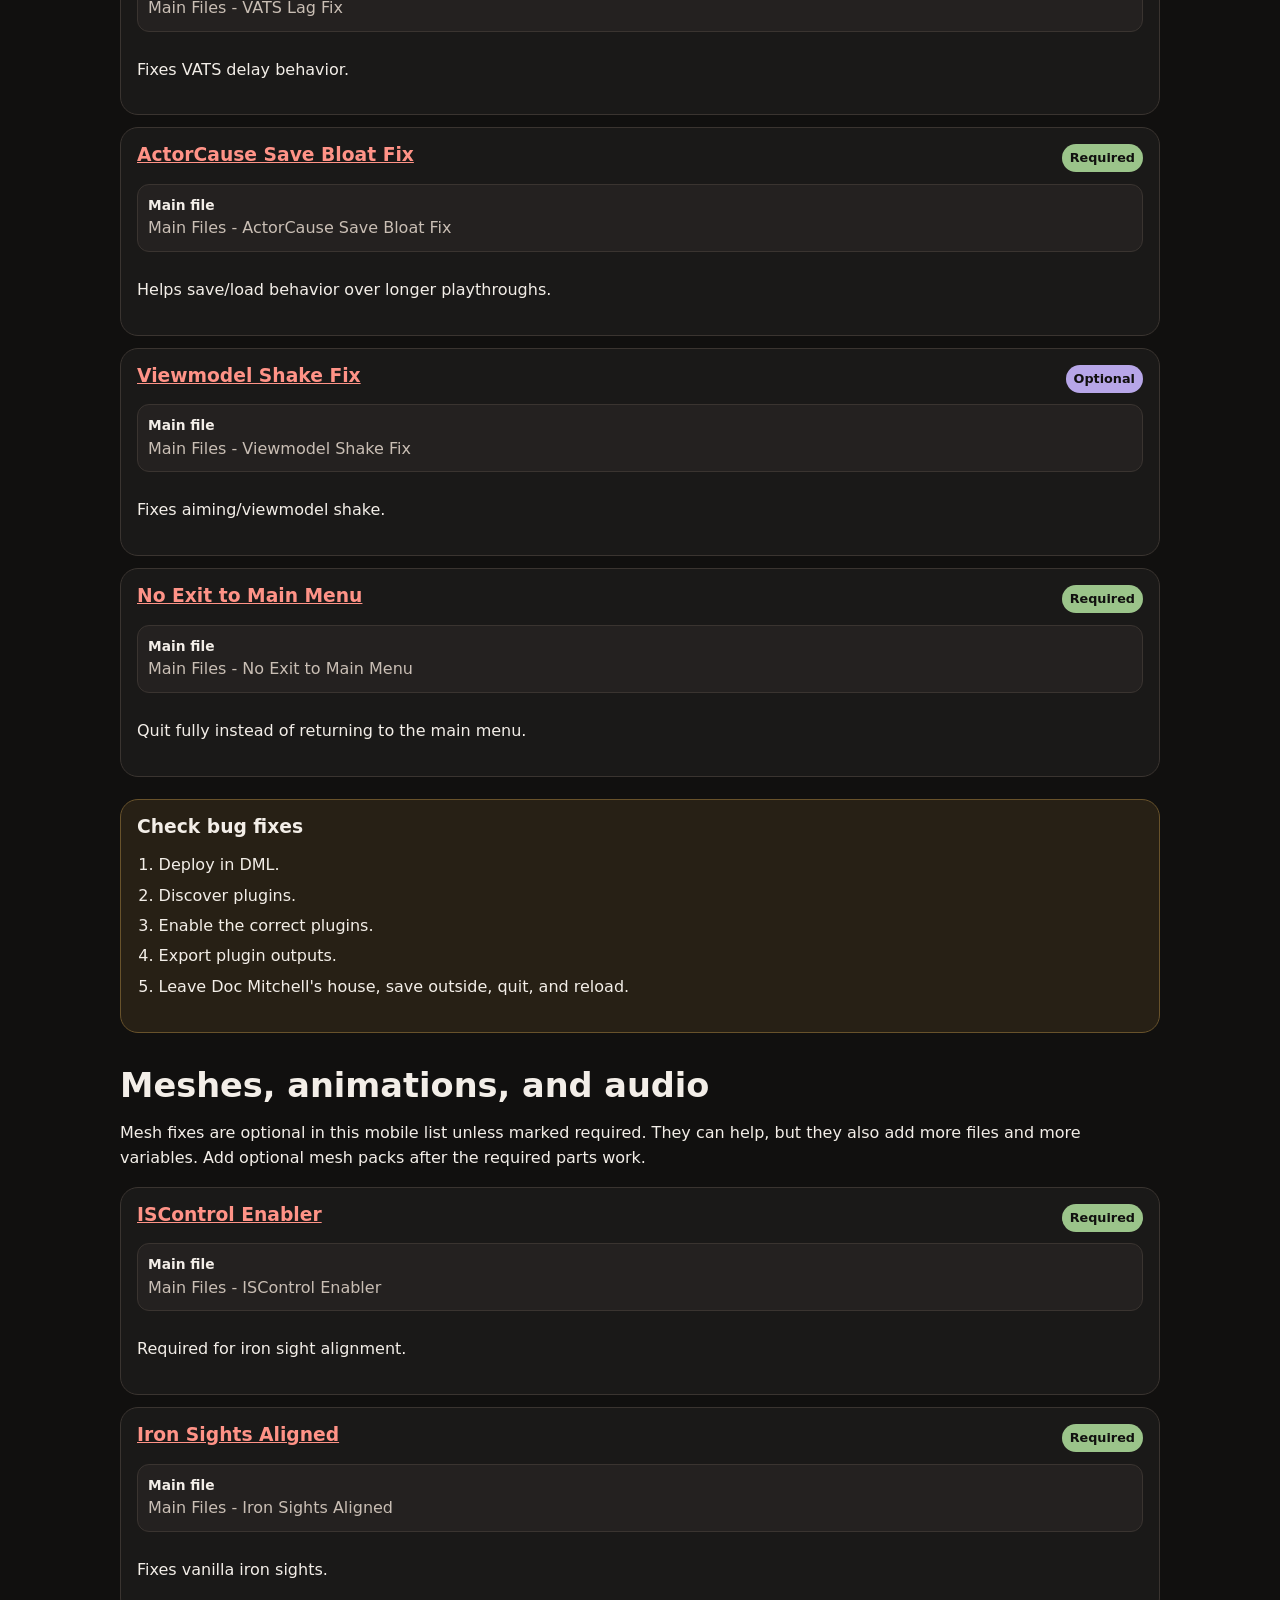
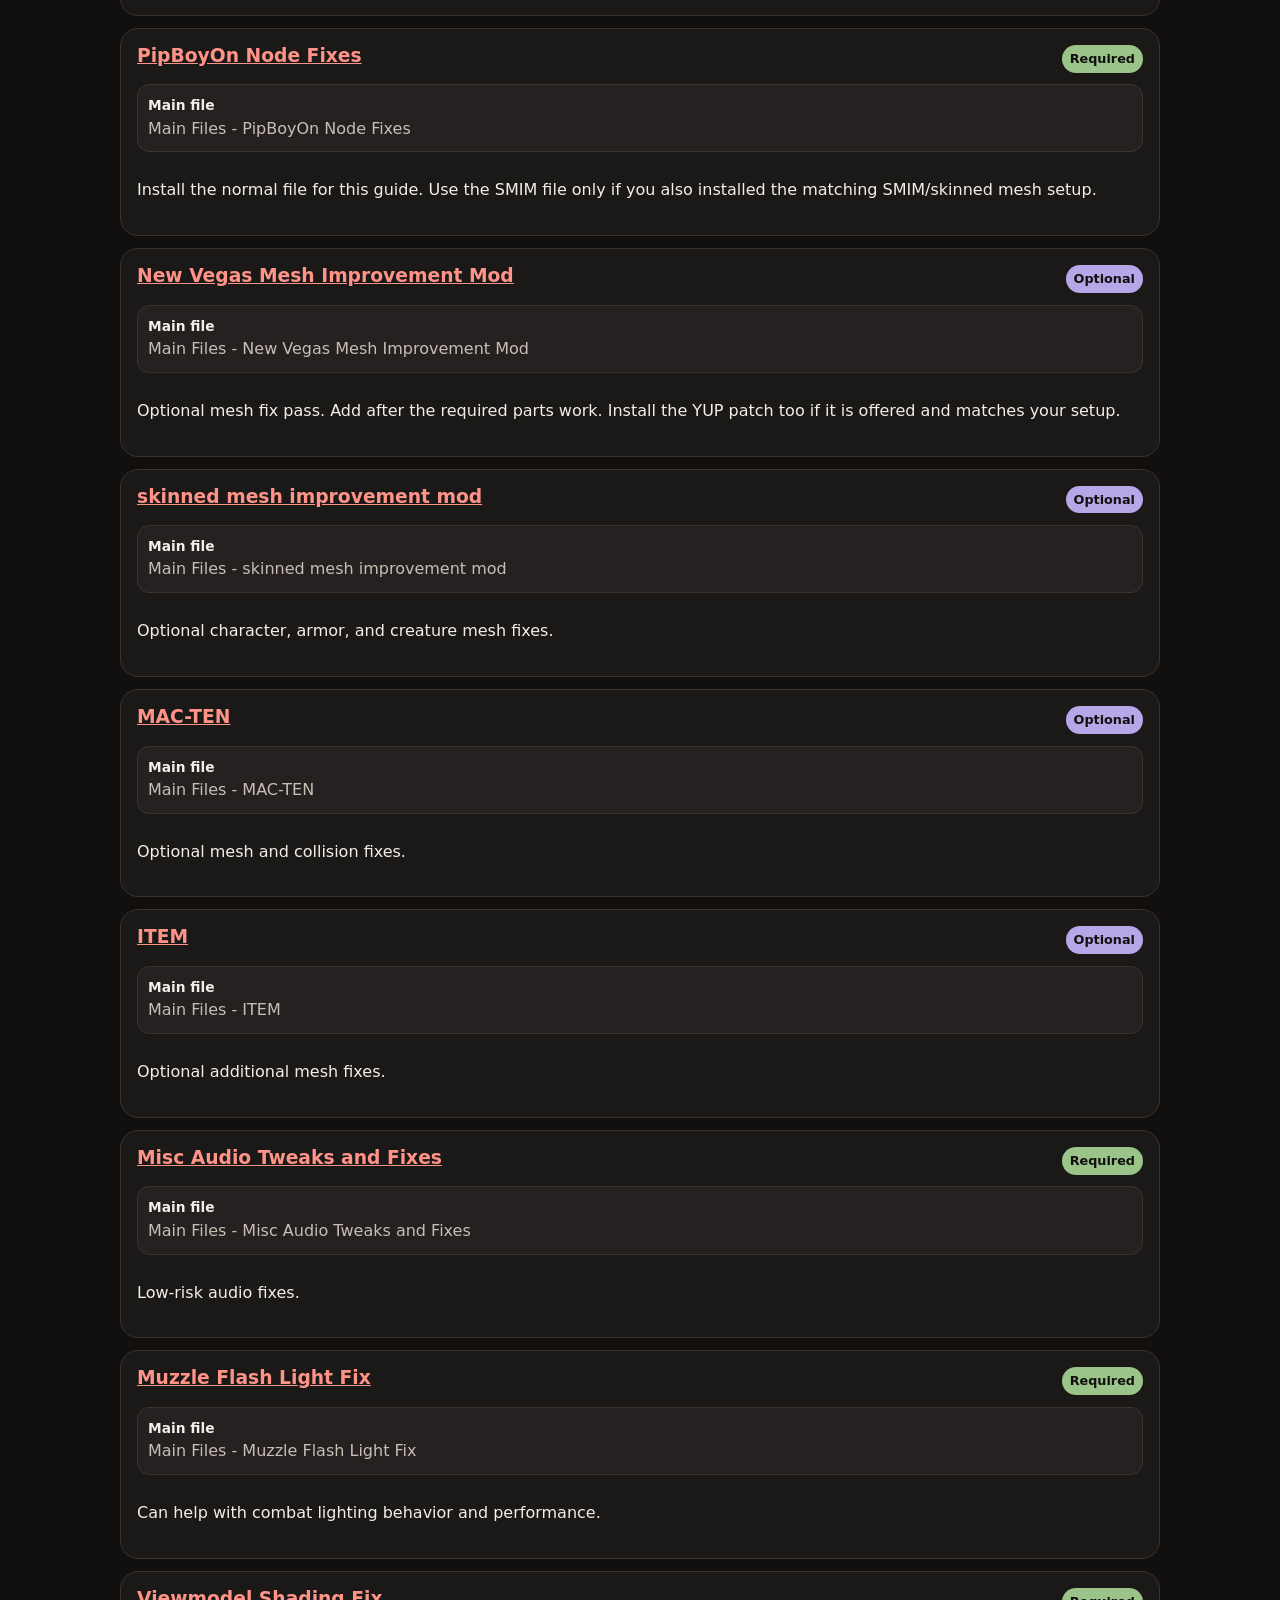
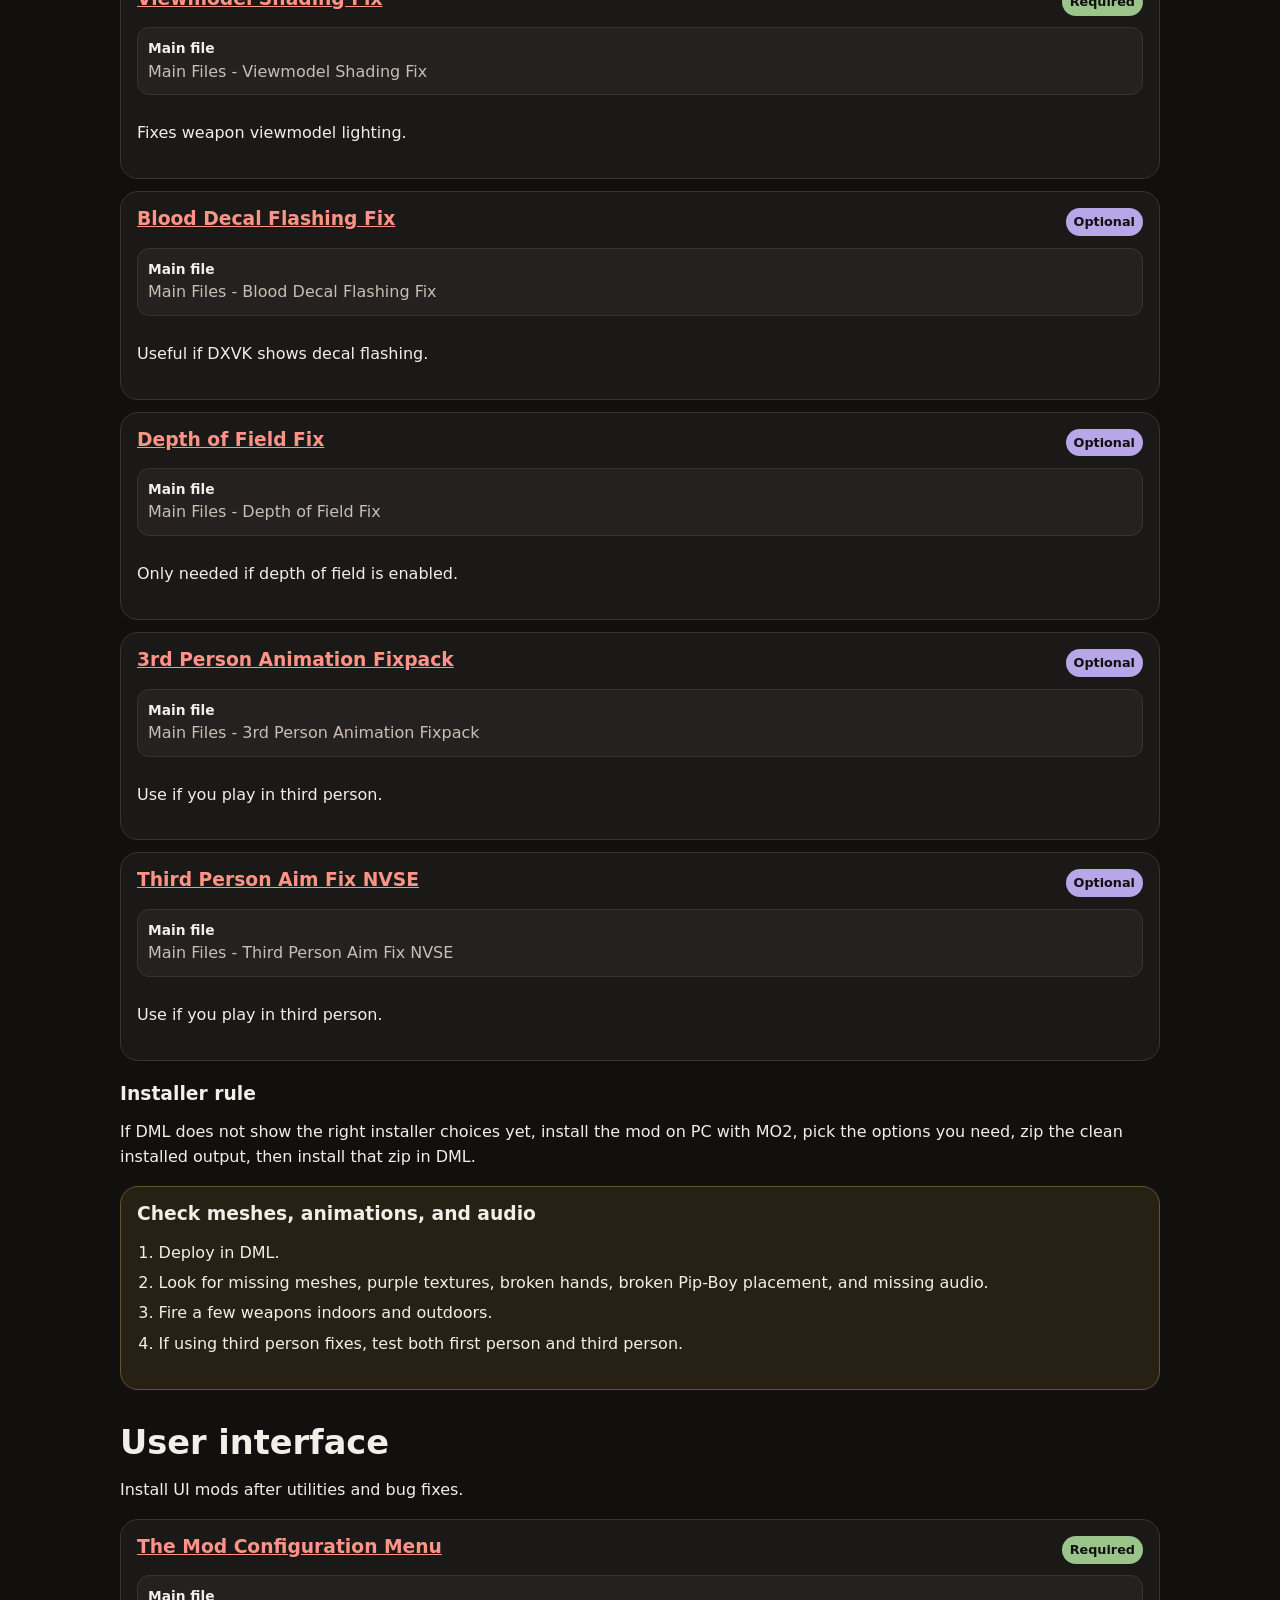
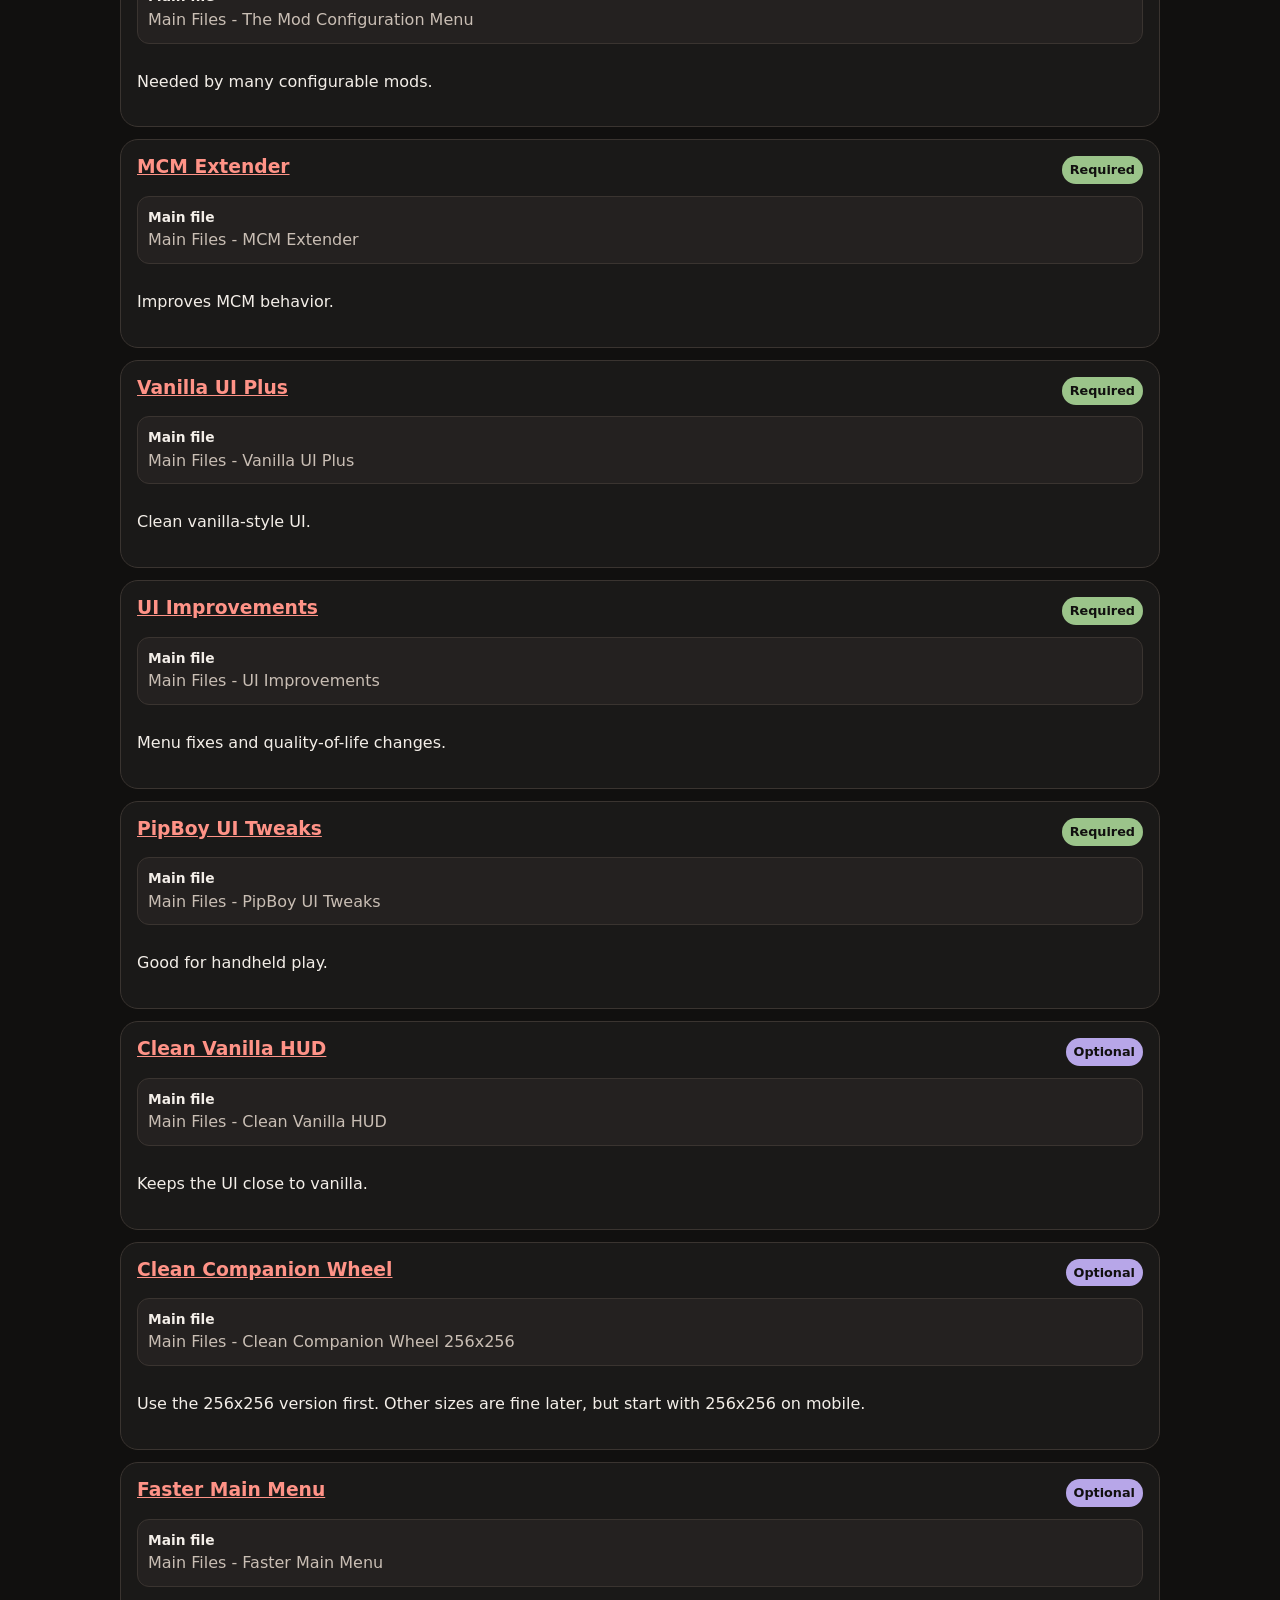
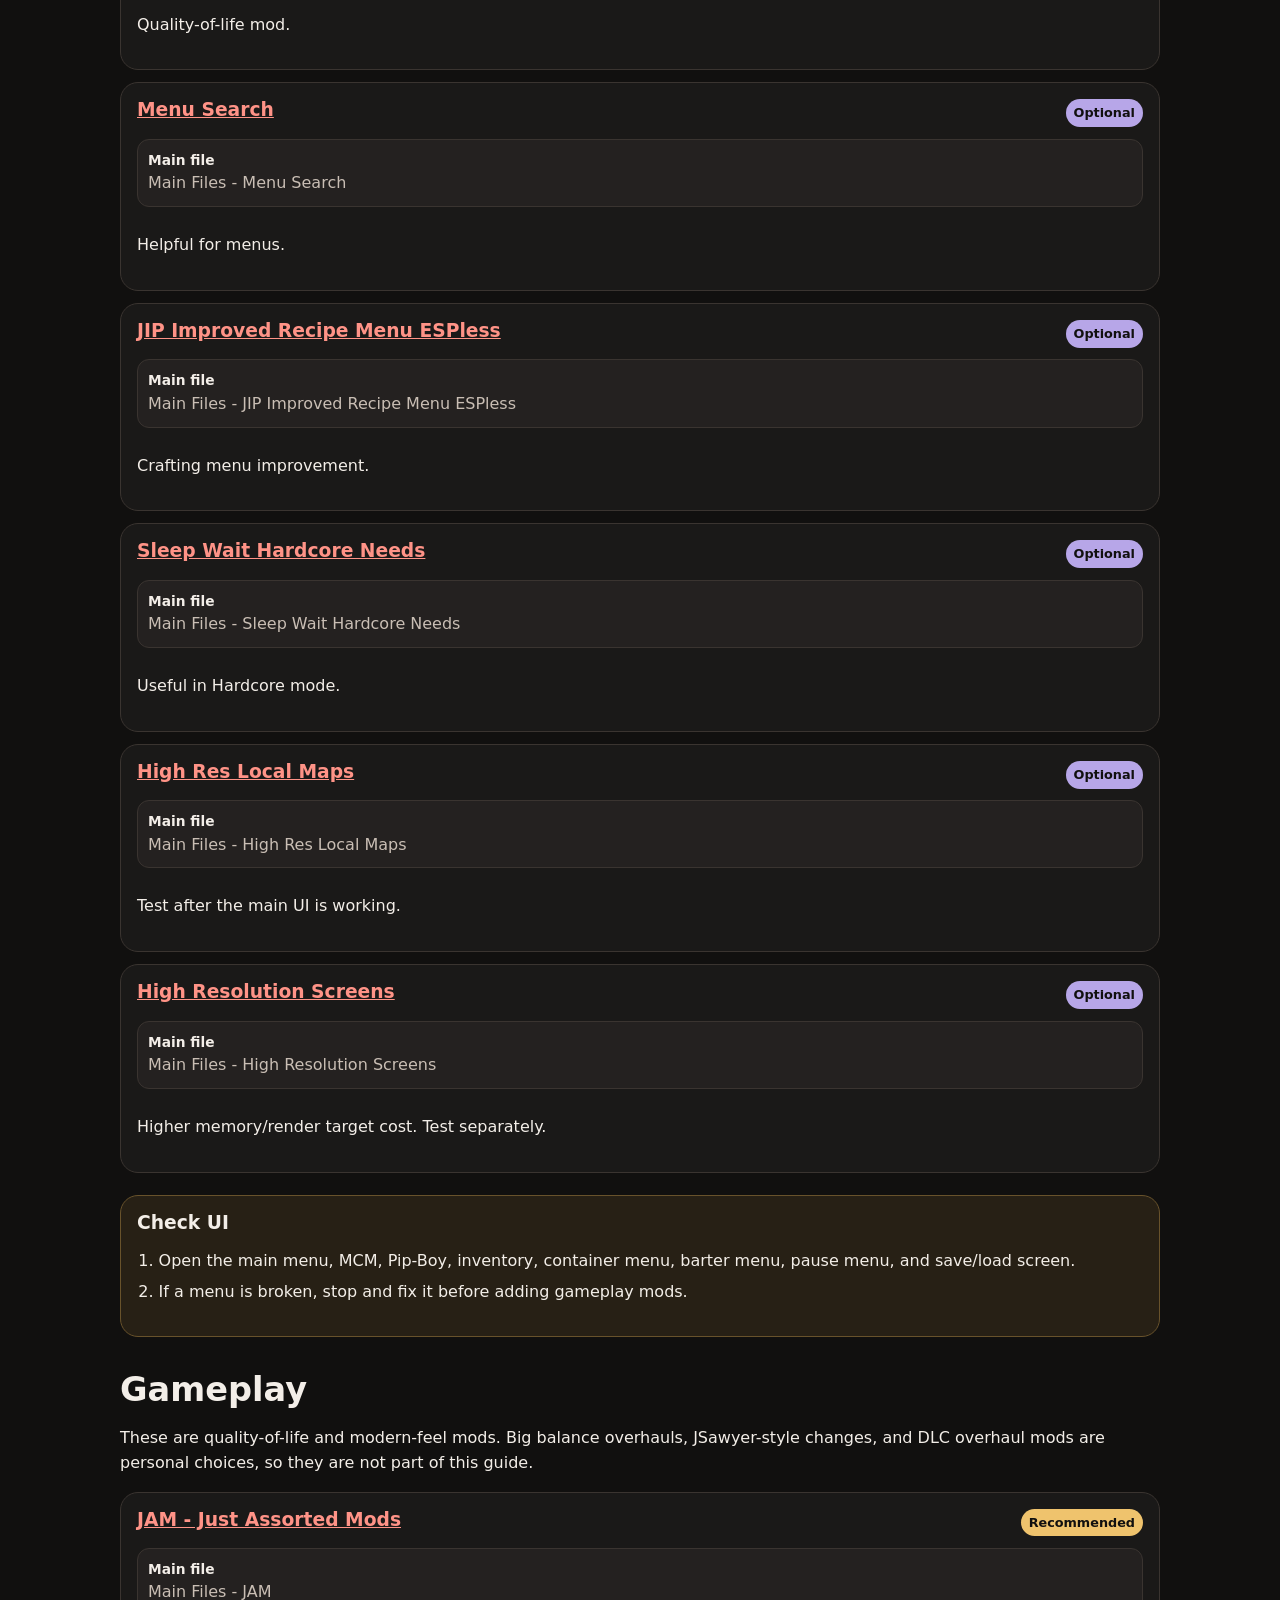
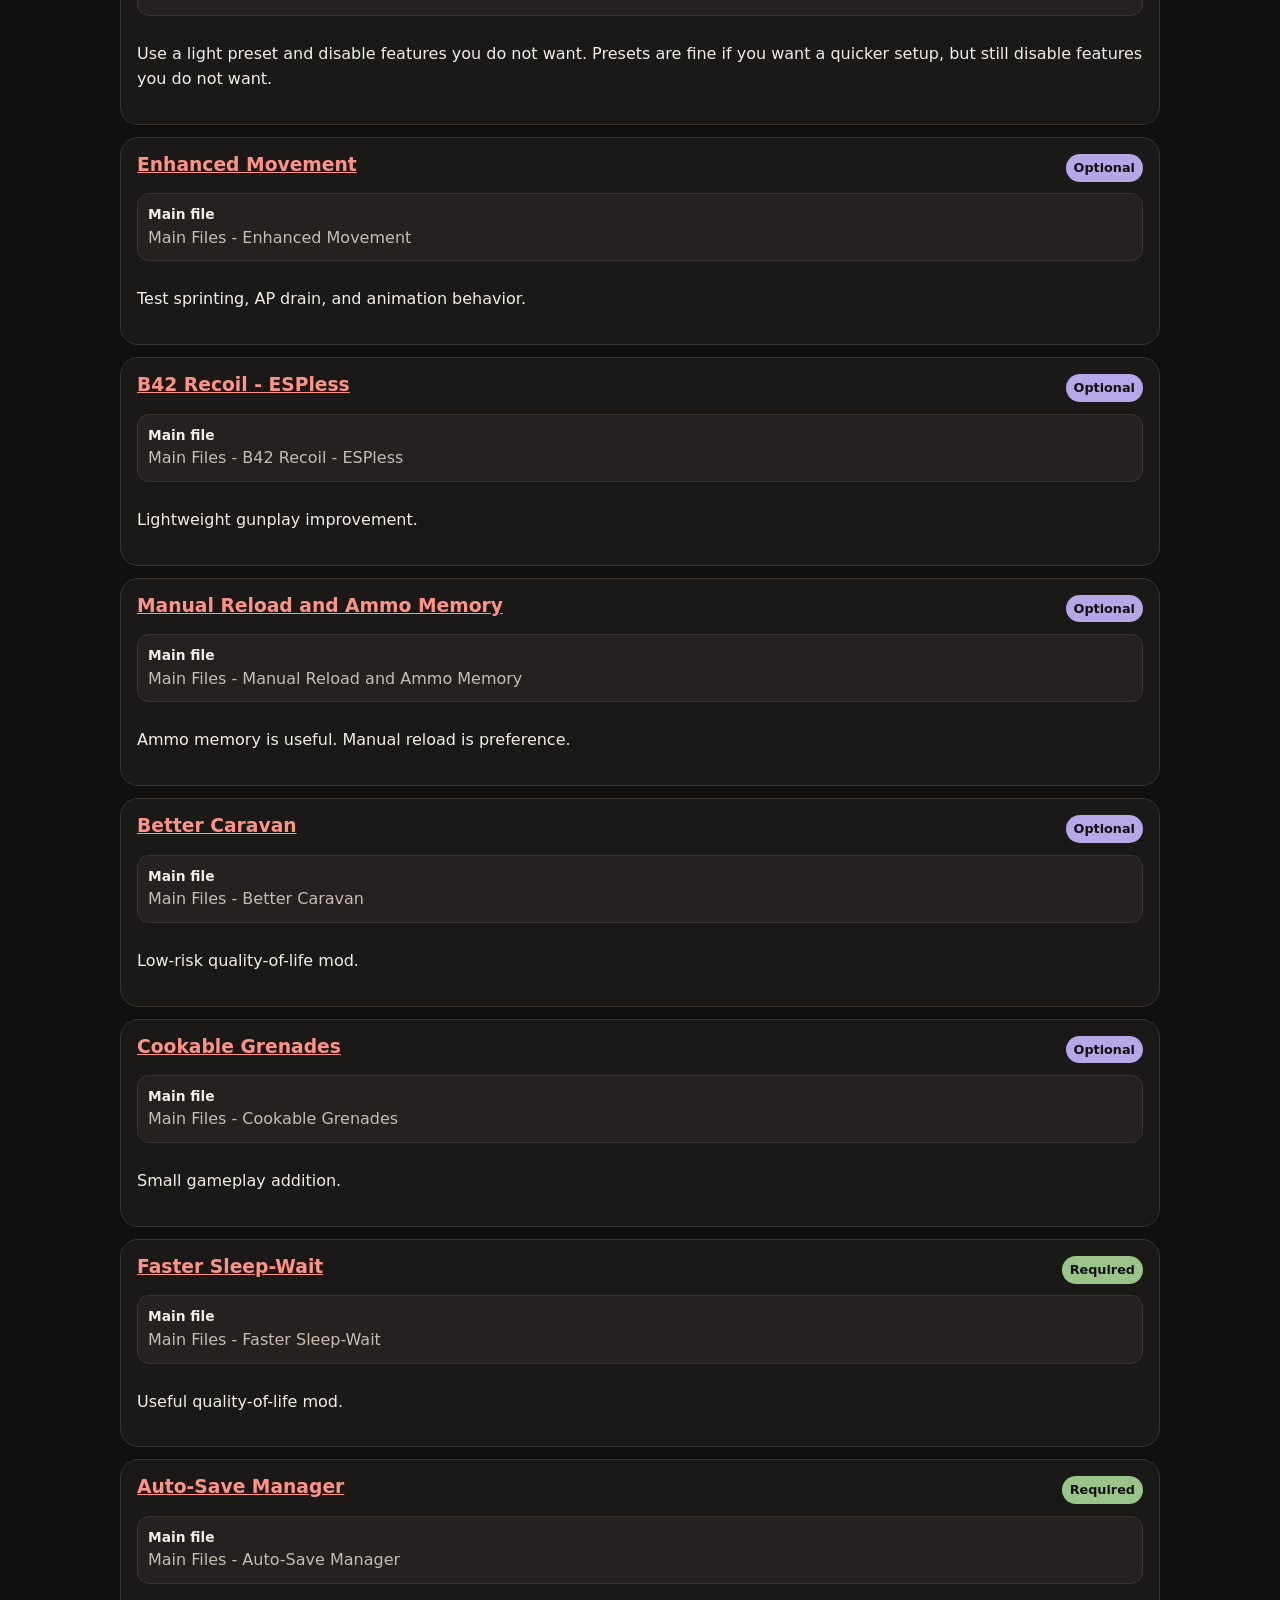
<file: mods.html>
<!doctype html>
<html lang="en">
<head>
  <meta charset="utf-8">
  <meta name="viewport" content="width=device-width, initial-scale=1">
  <title>Mod List | Shonk's Pocket Mojave</title>
  <meta name="description" content="A New Vegas on Android guide for GameNative, Droid Mod Loader, and handheld tinkering.">
  <link rel="stylesheet" href="assets/site.css">
</head>
<body>
  <header class="site-header">
    <div class="container header-inner">
      <a class="logo" href="index.html">Shonk's Pocket Mojave</a>
      <nav class="nav" aria-label="Main navigation">
        <a href="index.html" class="">Home</a>
<a href="setup.html" class="">Setup</a>
<a href="mods.html" class="active">Mod List</a>
<a href="load-order.html" class="">Load Order</a>
<a href="avoid.html" class="">Avoid</a>
<a href="changelog.html" class="">Changelog</a>
<a href="report.html" class="">Reports</a>
      </nav>
    </div>
  </header>
  <main class="container">
<section class="hero"><h1>Mod List</h1><p class="lead">Install the sections in order. Use the listed file unless the notes say otherwise. Extra file choices are written as normal notes for the mod they belong to.</p></section><section class="callout notice">
<h2>Recommended mod authors</h2>
<div class="card-grid">
<article class="card"><h3><a href="https://www.nexusmods.com/profile/Qolore7/mods">Qolore7</a></h3><p>Recommended for modern New Vegas fixes, UI improvements, quality-of-life work, and clean alternatives that usually fit this style of list well.</p></article>
<article class="card"><h3><a href="https://www.nexusmods.com/profile/Stentorious/mods">Stentorious</a></h3><p>Recommended for modern New Vegas visuals, lighting, animation, and ESPless-style improvements that are worth testing on Android.</p></article>
</div>
</section>
<section id="root-tools"><h2>Root tools</h2><p>These files belong in the game root next to <code>FalloutNV.exe</code>. They are not normal Data mods.</p><div class="mod-list"><article class="mod-card"><header><h3><a href="https://www.nexusmods.com/newvegas/mods/67883">xNVSE</a></h3><span class="badge">Required</span></header><div class="meta"><div><strong>Main file</strong>Main Files - xNVSE</div></div><p>Install in the game root next to <code>FalloutNV.exe</code>. Launch with <code>nvse_loader.exe</code> in GameNative.</p></article><article class="mod-card"><header><h3><a href="https://www.nexusmods.com/newvegas/mods/62552">FNV 4GB Patcher</a></h3><span class="badge">Required</span></header><div class="meta"><div><strong>Main file</strong>Main Files - FNV 4GB Patcher</div></div><p>Run once against <code>FalloutNV.exe</code>. Keep the patched executable in the game root.</p></article><article class="mod-card"><header><h3><a href="https://www.nexusmods.com/newvegas/mods/92289">Ultimate Edition ESM Fixes Remastered</a></h3><span class="badge recommended">Recommended</span></header><div class="meta"><div><strong>Main file</strong>Main Files - Ultimate Edition ESM Fixes Remastered</div></div><p>Best handled on PC, then install the clean output. Windows containers can be hit or miss with external patcher tools.</p></article><article class="mod-card"><header><h3><a href="https://www.nexusmods.com/newvegas/mods/65854">FNV BSA Decompressor</a></h3><span class="badge optional">Optional</span></header><div class="meta"><div><strong>Main file</strong>Main Files - FNV BSA Decompressor</div></div><p>Optional. Useful for some load/audio behavior, but process it on PC first if the container gives problems.</p></article></div><section class="callout notice"><h3>Check root tools</h3><ol><li>Launch with <code>nvse_loader.exe</code>.</li><li>Reach the main menu.</li><li>Load the clean Doc Mitchell save.</li><li>Quit fully.</li></ol></section></section>
<section id="utilities"><h2>Utilities</h2><p>Install these before bug fixes, UI, gameplay, or visuals.</p><div class="mod-list"><article class="mod-card"><header><h3><a href="https://www.nexusmods.com/newvegas/mods/58277">JIP LN NVSE Plugin</a></h3><span class="badge">Required</span></header><div class="meta"><div><strong>Main file</strong>Main Files - JIP LN NVSE Plugin</div></div><p>Core dependency for modern New Vegas mods.</p></article><article class="mod-card"><header><h3><a href="https://www.nexusmods.com/newvegas/mods/66927">JohnnyGuitar NVSE</a></h3><span class="badge">Required</span></header><div class="meta"><div><strong>Main file</strong>Main Files - JohnnyGuitar NVSE</div></div><p>Core dependency used by many fixes and gameplay mods.</p></article><article class="mod-card"><header><h3><a href="https://www.nexusmods.com/newvegas/mods/72541">ShowOff xNVSE Plugin</a></h3><span class="badge">Required</span></header><div class="meta"><div><strong>Main file</strong>Main Files - ShowOff xNVSE</div></div><p>Engine-level support plugin.</p></article><article class="mod-card"><header><h3><a href="https://www.nexusmods.com/newvegas/mods/66537">NVTF - New Vegas Tick Fix</a></h3><span class="badge">Required</span></header><div class="meta"><div><strong>Main file</strong>Main Files - NVTF</div></div><p>Keep a 60 FPS target first. In <code>NVTF.ini</code>, enable the texture pool behavior: <code>bModifyDirectXBehavior=1</code> and <code>bUseDefaultPoolForTextures=1</code>.</p></article><article class="mod-card"><header><h3><a href="https://www.nexusmods.com/newvegas/mods/68714">FNV Mod Limit Fix</a></h3><span class="badge">Required</span></header><div class="meta"><div><strong>Main file</strong>Main Files - FNV Mod Limit Fix</div></div><p>Useful even before a huge list.</p></article><article class="mod-card"><header><h3><a href="https://www.nexusmods.com/newvegas/mods/71336">kNVSE Animation Plugin</a></h3><span class="badge recommended">Recommended</span></header><div class="meta"><div><strong>Main file</strong>Main Files - kNVSE</div></div><p>Needed by many animation mods.</p></article><article class="mod-card"><header><h3><a href="https://www.nexusmods.com/newvegas/mods/57174">UIO - User Interface Organizer</a></h3><span class="badge">Required</span></header><div class="meta"><div><strong>Main file</strong>Main Files - UIO</div></div><p>Needed by many UI mods.</p></article><article class="mod-card"><header><h3><a href="https://www.nexusmods.com/newvegas/mods/85748">hNVSE</a></h3><span class="badge optional">Optional</span></header><div class="meta"><div><strong>Main file</strong>Main Files - hNVSE</div></div><p>Useful for some newer mods and list merging.</p></article><article class="mod-card"><header><h3><a href="https://www.nexusmods.com/newvegas/mods/82540">Yvile's Crash Logger</a></h3><span class="badge recommended">Recommended</span></header><div class="meta"><div><strong>Main file</strong>Main Files - Yvile Crash Logger</div></div><p>Helpful when submitting issues to the guide repo.</p></article><article class="mod-card"><header><h3><a href="https://www.nexusmods.com/newvegas/mods/70801">Improved Console</a></h3><span class="badge optional">Optional</span></header><div class="meta"><div><strong>Main file</strong>Main Files - Improved Console</div></div><p>Useful for debugging.</p></article><article class="mod-card"><header><h3><a href="https://www.nexusmods.com/newvegas/mods/65906">Console Paste Support</a></h3><span class="badge optional">Optional</span></header><div class="meta"><div><strong>Main file</strong>Main Files - Console Paste Support</div></div><p>Useful if you paste console commands.</p></article></div><aside class="callout"><strong>NVTF texture pool note</strong><div>For this guide, enable the texture pool behavior in <code>NVTF.ini</code>. Start with <code>bModifyDirectXBehavior=1</code> and <code>bUseDefaultPoolForTextures=1</code>. If you see fullscreen, alt-tab, or container-specific weirdness, revert only these settings and retest.</div></aside><section class="callout notice"><h3>Check utilities</h3><ol><li>Deploy in DML.</li><li>Launch the game.</li><li>Reach the main menu.</li><li>Walk around Goodsprings for a few minutes.</li></ol></section></section>
<section id="bug-fixes"><h2>Bug fixes</h2><p>Install these before adding UI or gameplay mods.</p><div class="mod-list"><article class="mod-card"><header><h3><a href="https://www.nexusmods.com/newvegas/mods/51664">Yukichigai Unofficial Patch - YUP</a></h3><span class="badge">Required</span></header><div class="meta"><div><strong>Main file</strong>Main Files - YUP - Base Game and All DLC</div></div><p>Main bug-fix plugin for the base game and DLC.</p></article><article class="mod-card"><header><h3><a href="https://www.nexusmods.com/newvegas/mods/90824">YUPDate - YUP Tweaks and Fixes</a></h3><span class="badge">Required</span></header><div class="meta"><div><strong>Main file</strong>Main Files - YUPDate</div></div><p>Modern YUP add-on with xNVSE-powered fixes and configurable changes. Also install the YUPDate INI file from the Files tab.</p></article><article class="mod-card"><header><h3><a href="https://www.nexusmods.com/newvegas/mods/71239">Unofficial Patch NVSE Plus</a></h3><span class="badge">Required</span></header><div class="meta"><div><strong>Main file</strong>Main Files - Unofficial Patch NVSE Plus</div></div><p>NVSE-powered bug fixes.</p></article><article class="mod-card"><header><h3><a href="https://www.nexusmods.com/newvegas/mods/66347">lStewieAl's Tweaks and Engine Fixes</a></h3><span class="badge">Required</span></header><div class="meta"><div><strong>Main file</strong>Main Files - Stewie Tweaks</div></div><p>Start with common QoL tweaks and fixes only. Preset links: <a href="https://www.nexusmods.com/newvegas/mods/76522">Stewie Tweaks Essentials INI</a> and <a href="https://www.nexusmods.com/newvegas/mods/77762">Stewie's Tweaks Ameliorated INI</a>. The second one is TTW-oriented, so plain New Vegas users should start with Essentials.</p></article><article class="mod-card"><header><h3><a href="https://www.nexusmods.com/newvegas/mods/80993">lStewieAl's Engine Optimizations</a></h3><span class="badge">Required</span></header><div class="meta"><div><strong>Main file</strong>Main Files - Engine Optimizations</div></div><p>Performance-focused engine improvements.</p></article><article class="mod-card"><header><h3><a href="https://www.nexusmods.com/newvegas/mods/71973">Combat Lag Fix</a></h3><span class="badge">Required</span></header><div class="meta"><div><strong>Main file</strong>Main Files - Combat Lag Fix</div></div><p>Helps combat-related framerate drops.</p></article><article class="mod-card"><header><h3><a href="https://www.nexusmods.com/newvegas/mods/84823">VATS Lag Fix</a></h3><span class="badge">Required</span></header><div class="meta"><div><strong>Main file</strong>Main Files - VATS Lag Fix</div></div><p>Fixes VATS delay behavior.</p></article><article class="mod-card"><header><h3><a href="https://www.nexusmods.com/newvegas/mods/80666">ActorCause Save Bloat Fix</a></h3><span class="badge">Required</span></header><div class="meta"><div><strong>Main file</strong>Main Files - ActorCause Save Bloat Fix</div></div><p>Helps save/load behavior over longer playthroughs.</p></article><article class="mod-card"><header><h3><a href="https://www.nexusmods.com/newvegas/mods/84443">Viewmodel Shake Fix</a></h3><span class="badge optional">Optional</span></header><div class="meta"><div><strong>Main file</strong>Main Files - Viewmodel Shake Fix</div></div><p>Fixes aiming/viewmodel shake.</p></article><article class="mod-card"><header><h3><a href="https://www.nexusmods.com/newvegas/mods/86136">No Exit to Main Menu</a></h3><span class="badge">Required</span></header><div class="meta"><div><strong>Main file</strong>Main Files - No Exit to Main Menu</div></div><p>Quit fully instead of returning to the main menu.</p></article></div><section class="callout notice"><h3>Check bug fixes</h3><ol><li>Deploy in DML.</li><li>Discover plugins.</li><li>Enable the correct plugins.</li><li>Export plugin outputs.</li><li>Leave Doc Mitchell's house, save outside, quit, and reload.</li></ol></section></section>
<section id="meshes-audio"><h2>Meshes, animations, and audio</h2><p>Mesh fixes are optional in this mobile list unless marked required. They can help, but they also add more files and more variables. Add optional mesh packs after the required parts work.</p><div class="mod-list"><article class="mod-card"><header><h3><a href="https://www.nexusmods.com/newvegas/mods/75417">ISControl Enabler</a></h3><span class="badge">Required</span></header><div class="meta"><div><strong>Main file</strong>Main Files - ISControl Enabler</div></div><p>Required for iron sight alignment.</p></article><article class="mod-card"><header><h3><a href="https://www.nexusmods.com/newvegas/mods/81933">Iron Sights Aligned</a></h3><span class="badge">Required</span></header><div class="meta"><div><strong>Main file</strong>Main Files - Iron Sights Aligned</div></div><p>Fixes vanilla iron sights.</p></article><article class="mod-card"><header><h3><a href="https://www.nexusmods.com/newvegas/mods/81775">PipBoyOn Node Fixes</a></h3><span class="badge">Required</span></header><div class="meta"><div><strong>Main file</strong>Main Files - PipBoyOn Node Fixes</div></div><p>Install the normal file for this guide. Use the SMIM file only if you also installed the matching SMIM/skinned mesh setup.</p></article><article class="mod-card"><header><h3><a href="https://www.nexusmods.com/newvegas/mods/74295">New Vegas Mesh Improvement Mod</a></h3><span class="badge optional">Optional</span></header><div class="meta"><div><strong>Main file</strong>Main Files - New Vegas Mesh Improvement Mod</div></div><p>Optional mesh fix pass. Add after the required parts work. Install the YUP patch too if it is offered and matches your setup.</p></article><article class="mod-card"><header><h3><a href="https://www.nexusmods.com/newvegas/mods/82042">skinned mesh improvement mod</a></h3><span class="badge optional">Optional</span></header><div class="meta"><div><strong>Main file</strong>Main Files - skinned mesh improvement mod</div></div><p>Optional character, armor, and creature mesh fixes.</p></article><article class="mod-card"><header><h3><a href="https://www.nexusmods.com/newvegas/mods/83815">MAC-TEN</a></h3><span class="badge optional">Optional</span></header><div class="meta"><div><strong>Main file</strong>Main Files - MAC-TEN</div></div><p>Optional mesh and collision fixes.</p></article><article class="mod-card"><header><h3><a href="https://www.nexusmods.com/newvegas/mods/85622">ITEM</a></h3><span class="badge optional">Optional</span></header><div class="meta"><div><strong>Main file</strong>Main Files - ITEM</div></div><p>Optional additional mesh fixes.</p></article><article class="mod-card"><header><h3><a href="https://www.nexusmods.com/newvegas/mods/77073">Misc Audio Tweaks and Fixes</a></h3><span class="badge">Required</span></header><div class="meta"><div><strong>Main file</strong>Main Files - Misc Audio Tweaks and Fixes</div></div><p>Low-risk audio fixes.</p></article><article class="mod-card"><header><h3><a href="https://www.nexusmods.com/newvegas/mods/81201">Muzzle Flash Light Fix</a></h3><span class="badge">Required</span></header><div class="meta"><div><strong>Main file</strong>Main Files - Muzzle Flash Light Fix</div></div><p>Can help with combat lighting behavior and performance.</p></article><article class="mod-card"><header><h3><a href="https://www.nexusmods.com/newvegas/mods/84781">Viewmodel Shading Fix</a></h3><span class="badge">Required</span></header><div class="meta"><div><strong>Main file</strong>Main Files - Viewmodel Shading Fix</div></div><p>Fixes weapon viewmodel lighting.</p></article><article class="mod-card"><header><h3><a href="https://www.nexusmods.com/newvegas/mods/87830">Blood Decal Flashing Fix</a></h3><span class="badge optional">Optional</span></header><div class="meta"><div><strong>Main file</strong>Main Files - Blood Decal Flashing Fix</div></div><p>Useful if DXVK shows decal flashing.</p></article><article class="mod-card"><header><h3><a href="https://www.nexusmods.com/newvegas/mods/81200">Depth of Field Fix</a></h3><span class="badge optional">Optional</span></header><div class="meta"><div><strong>Main file</strong>Main Files - Depth of Field Fix</div></div><p>Only needed if depth of field is enabled.</p></article><article class="mod-card"><header><h3><a href="https://www.nexusmods.com/newvegas/mods/85198">3rd Person Animation Fixpack</a></h3><span class="badge optional">Optional</span></header><div class="meta"><div><strong>Main file</strong>Main Files - 3rd Person Animation Fixpack</div></div><p>Use if you play in third person.</p></article><article class="mod-card"><header><h3><a href="https://www.nexusmods.com/newvegas/mods/96007">Third Person Aim Fix NVSE</a></h3><span class="badge optional">Optional</span></header><div class="meta"><div><strong>Main file</strong>Main Files - Third Person Aim Fix NVSE</div></div><p>Use if you play in third person.</p></article></div><h3>Installer rule</h3><p>If DML does not show the right installer choices yet, install the mod on PC with MO2, pick the options you need, zip the clean installed output, then install that zip in DML.</p><section class="callout notice"><h3>Check meshes, animations, and audio</h3><ol><li>Deploy in DML.</li><li>Look for missing meshes, purple textures, broken hands, broken Pip-Boy placement, and missing audio.</li><li>Fire a few weapons indoors and outdoors.</li><li>If using third person fixes, test both first person and third person.</li></ol></section></section>
<section id="ui"><h2>User interface</h2><p>Install UI mods after utilities and bug fixes.</p><div class="mod-list"><article class="mod-card"><header><h3><a href="https://www.nexusmods.com/newvegas/mods/42507">The Mod Configuration Menu</a></h3><span class="badge">Required</span></header><div class="meta"><div><strong>Main file</strong>Main Files - The Mod Configuration Menu</div></div><p>Needed by many configurable mods.</p></article><article class="mod-card"><header><h3><a href="https://www.nexusmods.com/newvegas/mods/93642">MCM Extender</a></h3><span class="badge">Required</span></header><div class="meta"><div><strong>Main file</strong>Main Files - MCM Extender</div></div><p>Improves MCM behavior.</p></article><article class="mod-card"><header><h3><a href="https://www.moddb.com/mods/vanilla-ui-plus">Vanilla UI Plus</a></h3><span class="badge">Required</span></header><div class="meta"><div><strong>Main file</strong>Main Files - Vanilla UI Plus</div></div><p>Clean vanilla-style UI.</p></article><article class="mod-card"><header><h3><a href="https://www.nexusmods.com/newvegas/mods/96240">UI Improvements</a></h3><span class="badge">Required</span></header><div class="meta"><div><strong>Main file</strong>Main Files - UI Improvements</div></div><p>Menu fixes and quality-of-life changes.</p></article><article class="mod-card"><header><h3><a href="https://www.nexusmods.com/newvegas/mods/85343">PipBoy UI Tweaks</a></h3><span class="badge">Required</span></header><div class="meta"><div><strong>Main file</strong>Main Files - PipBoy UI Tweaks</div></div><p>Good for handheld play.</p></article><article class="mod-card"><header><h3><a href="https://www.nexusmods.com/newvegas/mods/70001">Clean Vanilla HUD</a></h3><span class="badge optional">Optional</span></header><div class="meta"><div><strong>Main file</strong>Main Files - Clean Vanilla HUD</div></div><p>Keeps the UI close to vanilla.</p></article><article class="mod-card"><header><h3><a href="https://www.nexusmods.com/newvegas/mods/70486">Clean Companion Wheel</a></h3><span class="badge optional">Optional</span></header><div class="meta"><div><strong>Main file</strong>Main Files - Clean Companion Wheel 256x256</div></div><p>Use the 256x256 version first. Other sizes are fine later, but start with 256x256 on mobile.</p></article><article class="mod-card"><header><h3><a href="https://www.nexusmods.com/newvegas/mods/67811">Faster Main Menu</a></h3><span class="badge optional">Optional</span></header><div class="meta"><div><strong>Main file</strong>Main Files - Faster Main Menu</div></div><p>Quality-of-life mod.</p></article><article class="mod-card"><header><h3><a href="https://www.nexusmods.com/newvegas/mods/81743">Menu Search</a></h3><span class="badge optional">Optional</span></header><div class="meta"><div><strong>Main file</strong>Main Files - Menu Search</div></div><p>Helpful for menus.</p></article><article class="mod-card"><header><h3><a href="https://www.nexusmods.com/newvegas/mods/75920">JIP Improved Recipe Menu ESPless</a></h3><span class="badge optional">Optional</span></header><div class="meta"><div><strong>Main file</strong>Main Files - JIP Improved Recipe Menu ESPless</div></div><p>Crafting menu improvement.</p></article><article class="mod-card"><header><h3><a href="https://www.nexusmods.com/newvegas/mods/85148">Sleep Wait Hardcore Needs</a></h3><span class="badge optional">Optional</span></header><div class="meta"><div><strong>Main file</strong>Main Files - Sleep Wait Hardcore Needs</div></div><p>Useful in Hardcore mode.</p></article><article class="mod-card"><header><h3><a href="https://www.nexusmods.com/newvegas/mods/77963">High Res Local Maps</a></h3><span class="badge optional">Optional</span></header><div class="meta"><div><strong>Main file</strong>Main Files - High Res Local Maps</div></div><p>Test after the main UI is working.</p></article><article class="mod-card"><header><h3><a href="https://www.nexusmods.com/newvegas/mods/77989">High Resolution Screens</a></h3><span class="badge optional">Optional</span></header><div class="meta"><div><strong>Main file</strong>Main Files - High Resolution Screens</div></div><p>Higher memory/render target cost. Test separately.</p></article></div><section class="callout notice"><h3>Check UI</h3><ol><li>Open the main menu, MCM, Pip-Boy, inventory, container menu, barter menu, pause menu, and save/load screen.</li><li>If a menu is broken, stop and fix it before adding gameplay mods.</li></ol></section></section>
<section id="gameplay"><h2>Gameplay</h2><p>These are quality-of-life and modern-feel mods. Big balance overhauls, JSawyer-style changes, and DLC overhaul mods are personal choices, so they are not part of this guide.</p><div class="mod-list"><article class="mod-card"><header><h3><a href="https://www.nexusmods.com/newvegas/mods/66666">JAM - Just Assorted Mods</a></h3><span class="badge recommended">Recommended</span></header><div class="meta"><div><strong>Main file</strong>Main Files - JAM</div></div><p>Use a light preset and disable features you do not want. Presets are fine if you want a quicker setup, but still disable features you do not want.</p></article><article class="mod-card"><header><h3><a href="https://www.nexusmods.com/newvegas/mods/85459">Enhanced Movement</a></h3><span class="badge optional">Optional</span></header><div class="meta"><div><strong>Main file</strong>Main Files - Enhanced Movement</div></div><p>Test sprinting, AP drain, and animation behavior.</p></article><article class="mod-card"><header><h3><a href="https://www.nexusmods.com/newvegas/mods/90536">B42 Recoil - ESPless</a></h3><span class="badge optional">Optional</span></header><div class="meta"><div><strong>Main file</strong>Main Files - B42 Recoil - ESPless</div></div><p>Lightweight gunplay improvement.</p></article><article class="mod-card"><header><h3><a href="https://www.nexusmods.com/newvegas/mods/65853">Manual Reload and Ammo Memory</a></h3><span class="badge optional">Optional</span></header><div class="meta"><div><strong>Main file</strong>Main Files - Manual Reload and Ammo Memory</div></div><p>Ammo memory is useful. Manual reload is preference.</p></article><article class="mod-card"><header><h3><a href="https://www.nexusmods.com/newvegas/mods/81002">Better Caravan</a></h3><span class="badge optional">Optional</span></header><div class="meta"><div><strong>Main file</strong>Main Files - Better Caravan</div></div><p>Low-risk quality-of-life mod.</p></article><article class="mod-card"><header><h3><a href="https://www.nexusmods.com/newvegas/mods/81678">Cookable Grenades</a></h3><span class="badge optional">Optional</span></header><div class="meta"><div><strong>Main file</strong>Main Files - Cookable Grenades</div></div><p>Small gameplay addition.</p></article><article class="mod-card"><header><h3><a href="https://www.nexusmods.com/newvegas/mods/66785">Faster Sleep-Wait</a></h3><span class="badge">Required</span></header><div class="meta"><div><strong>Main file</strong>Main Files - Faster Sleep-Wait</div></div><p>Useful quality-of-life mod.</p></article><article class="mod-card"><header><h3><a href="https://www.nexusmods.com/newvegas/mods/67248">Auto-Save Manager</a></h3><span class="badge">Required</span></header><div class="meta"><div><strong>Main file</strong>Main Files - Auto-Save Manager</div></div><p>Useful because New Vegas can still crash.</p></article><article class="mod-card"><header><h3><a href="https://www.nexusmods.com/newvegas/mods/83782">Bad Touch NVSE</a></h3><span class="badge optional">Optional</span></header><div class="meta"><div><strong>Main file</strong>Main Files - Bad Touch NVSE</div></div><p>Test separately.</p></article></div><section class="callout notice"><h3>Check gameplay</h3><ol><li>Test movement, sprinting, AP drain, reload behavior, looting, saving, waiting, and basic combat.</li><li>Do not add large quest mods until this page works cleanly.</li></ol></section></section>
<section id="weather-lighting"><h2>Weather and lighting</h2><p>Weather mods are safe to test on mobile. They are not the same thing as LOD generation. Install one weather or lighting setup at a time.</p><div class="mod-list"><article class="mod-card"><header><h3><a href="https://www.nexusmods.com/newvegas/mods/87814">Shader Loader - NVSE</a></h3><span class="badge">Required</span></header><div class="meta"><div><strong>Main file</strong>Main Files - Shader Loader - NVSE</div></div><p>Required for shader-based visual mods such as Vanilla Plus Tonemapper.</p></article><article class="mod-card"><header><h3><a href="https://www.nexusmods.com/newvegas/mods/96215">Sunshine On My Shoulders</a></h3><span class="badge optional">Optional</span></header><div class="meta"><div><strong>Main file</strong>Main Files - Sunshine On My Shoulders</div></div><p>Weather mods are fine to test on mobile. Install one setup at a time.</p></article><article class="mod-card"><header><h3><a href="https://www.nexusmods.com/newvegas/mods/71390">Simple Interior Lighting Enhancement - ESPless</a></h3><span class="badge optional">Optional</span></header><div class="meta"><div><strong>Main file</strong>Main Files - Simple Interior Lighting Enhancement - ESPless</div></div><p>Use this instead of heavier interior lighting setups for this guide. Very configurable through MCM or INI.</p></article><article class="mod-card"><header><h3><a href="https://www.nexusmods.com/newvegas/mods/91500">Vanilla Plus Tonemapper</a></h3><span class="badge optional">Optional</span></header><div class="meta"><div><strong>Main file</strong>Main Files - Vanilla Plus Tonemapper</div></div><p>Lightweight tonemapping shader. Test for brightness, black screens, and bad frame pacing.</p></article><article class="mod-card"><header><h3><a href="https://www.nexusmods.com/newvegas/mods/93697">Lighting Enhanced Normal Textures (LENT)</a></h3><span class="badge optional">Optional</span></header><div class="meta"><div><strong>Main file</strong>Main Files - LENT</div></div><p>Vanilla-friendly normal map texture adjustments. Nice with simple lighting because it improves shine without a giant texture pack.</p></article></div><section class="callout notice"><h3>Check weather and lighting</h3><ol><li>Test Goodsprings day, Goodsprings night, the Strip, Freeside, interiors, and combat.</li><li>Watch for missing effects, black screens, heavy fog cost, broken imagespaces, and bad frame pacing.</li></ol></section></section>


<nav class="page-nav" aria-label="Page navigation">
  <a class="page-nav-link prev" href="setup.html"><span>&larr; Previous</span><strong>Setup</strong></a>
  <a class="page-nav-link next" href="load-order.html"><span>Next &rarr;</span><strong>Load Order</strong></a>
</nav>
  </main>
  <footer class="site-footer">
    <div class="container">
      Built for Android handheld New Vegas, <a href="https://github.com/utkarshdalal/GameNative">GameNative</a>, and <a href="https://github.com/CyberShonk/DroidModLoader">Droid Mod Loader</a>.
      <br>This guide is unofficial and does not redistribute any game files or mods. Read each mod page before installing.
    </div>
  </footer>
</body>
</html>
</file>
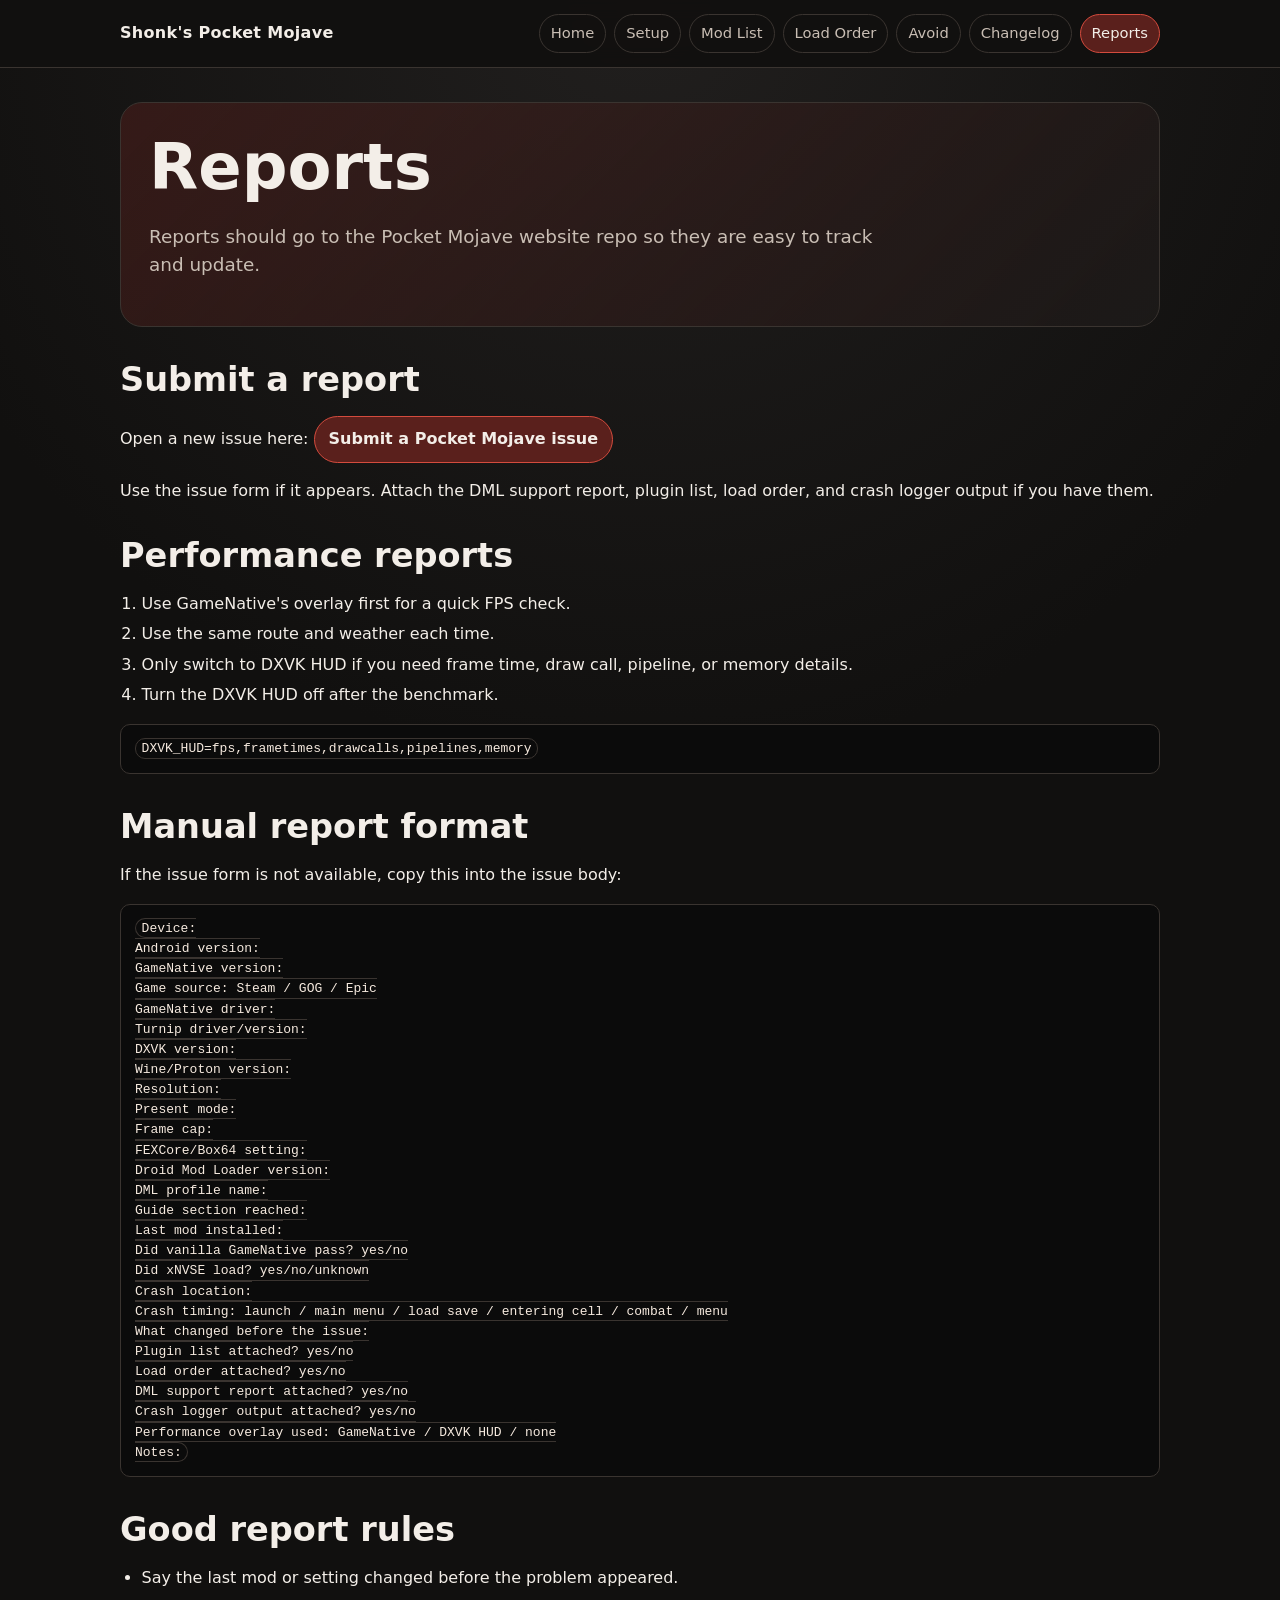
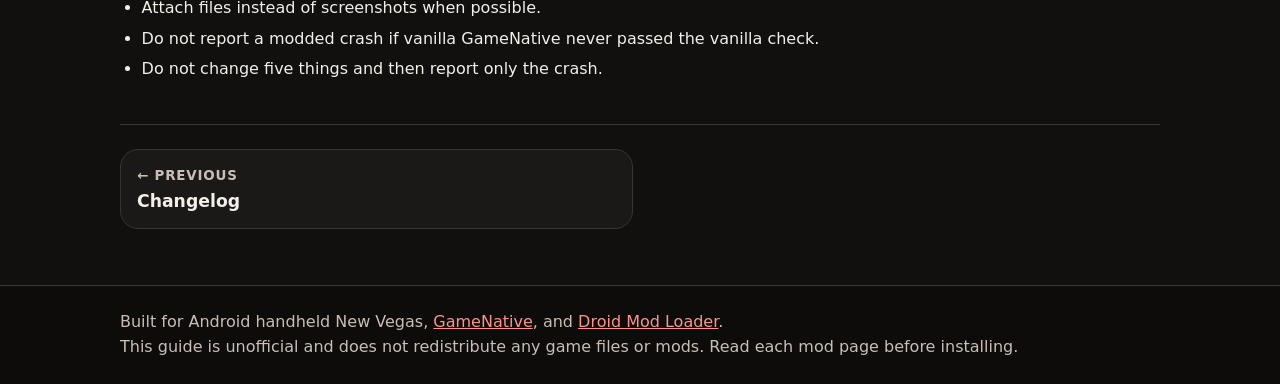
<file: report.html>
<!doctype html>
<html lang="en">
<head>
  <meta charset="utf-8">
  <meta name="viewport" content="width=device-width, initial-scale=1">
  <title>Reports | Shonk's Pocket Mojave</title>
  <meta name="description" content="A New Vegas on Android guide for GameNative, Droid Mod Loader, and handheld tinkering.">
  <link rel="stylesheet" href="assets/site.css">
</head>
<body>
  <header class="site-header">
    <div class="container header-inner">
      <a class="logo" href="index.html">Shonk's Pocket Mojave</a>
      <nav class="nav" aria-label="Main navigation">
        <a href="index.html" class="">Home</a>
<a href="setup.html" class="">Setup</a>
<a href="mods.html" class="">Mod List</a>
<a href="load-order.html" class="">Load Order</a>
<a href="avoid.html" class="">Avoid</a>
<a href="changelog.html" class="">Changelog</a>
<a href="report.html" class="active">Reports</a>
      </nav>
    </div>
  </header>
  <main class="container">
<section class="hero"><h1>Reports</h1><p class="lead">Reports should go to the Pocket Mojave website repo so they are easy to track and update.</p></section><section><h2>Submit a report</h2><p>Open a new issue here: <a class="button" href="https://github.com/CyberShonk/PocketMojave.github.io/issues/new/choose">Submit a Pocket Mojave issue</a></p><p>Use the issue form if it appears. Attach the DML support report, plugin list, load order, and crash logger output if you have them.</p></section>
<section><h2>Performance reports</h2><ol><li>Use GameNative's overlay first for a quick FPS check.</li><li>Use the same route and weather each time.</li><li>Only switch to DXVK HUD if you need frame time, draw call, pipeline, or memory details.</li><li>Turn the DXVK HUD off after the benchmark.</li></ol><pre><code>DXVK_HUD=fps,frametimes,drawcalls,pipelines,memory</code></pre></section>
<section><h2>Manual report format</h2><p>If the issue form is not available, copy this into the issue body:</p><pre><code>Device:
Android version:
GameNative version:
Game source: Steam / GOG / Epic
GameNative driver:
Turnip driver/version:
DXVK version:
Wine/Proton version:
Resolution:
Present mode:
Frame cap:
FEXCore/Box64 setting:
Droid Mod Loader version:
DML profile name:
Guide section reached:
Last mod installed:
Did vanilla GameNative pass? yes/no
Did xNVSE load? yes/no/unknown
Crash location:
Crash timing: launch / main menu / load save / entering cell / combat / menu
What changed before the issue:
Plugin list attached? yes/no
Load order attached? yes/no
DML support report attached? yes/no
Crash logger output attached? yes/no
Performance overlay used: GameNative / DXVK HUD / none
Notes:</code></pre></section>
<section><h2>Good report rules</h2><ul><li>Say the last mod or setting changed before the problem appeared.</li><li>Attach files instead of screenshots when possible.</li><li>Do not report a modded crash if vanilla GameNative never passed the vanilla check.</li><li>Do not change five things and then report only the crash.</li></ul></section>


<nav class="page-nav" aria-label="Page navigation">
  <a class="page-nav-link prev" href="changelog.html"><span>&larr; Previous</span><strong>Changelog</strong></a>
  <div class="page-nav-spacer" aria-hidden="true"></div>
</nav>
  </main>
  <footer class="site-footer">
    <div class="container">
      Built for Android handheld New Vegas, <a href="https://github.com/utkarshdalal/GameNative">GameNative</a>, and <a href="https://github.com/CyberShonk/DroidModLoader">Droid Mod Loader</a>.
      <br>This guide is unofficial and does not redistribute any game files or mods. Read each mod page before installing.
    </div>
  </footer>
</body>
</html>
</file>
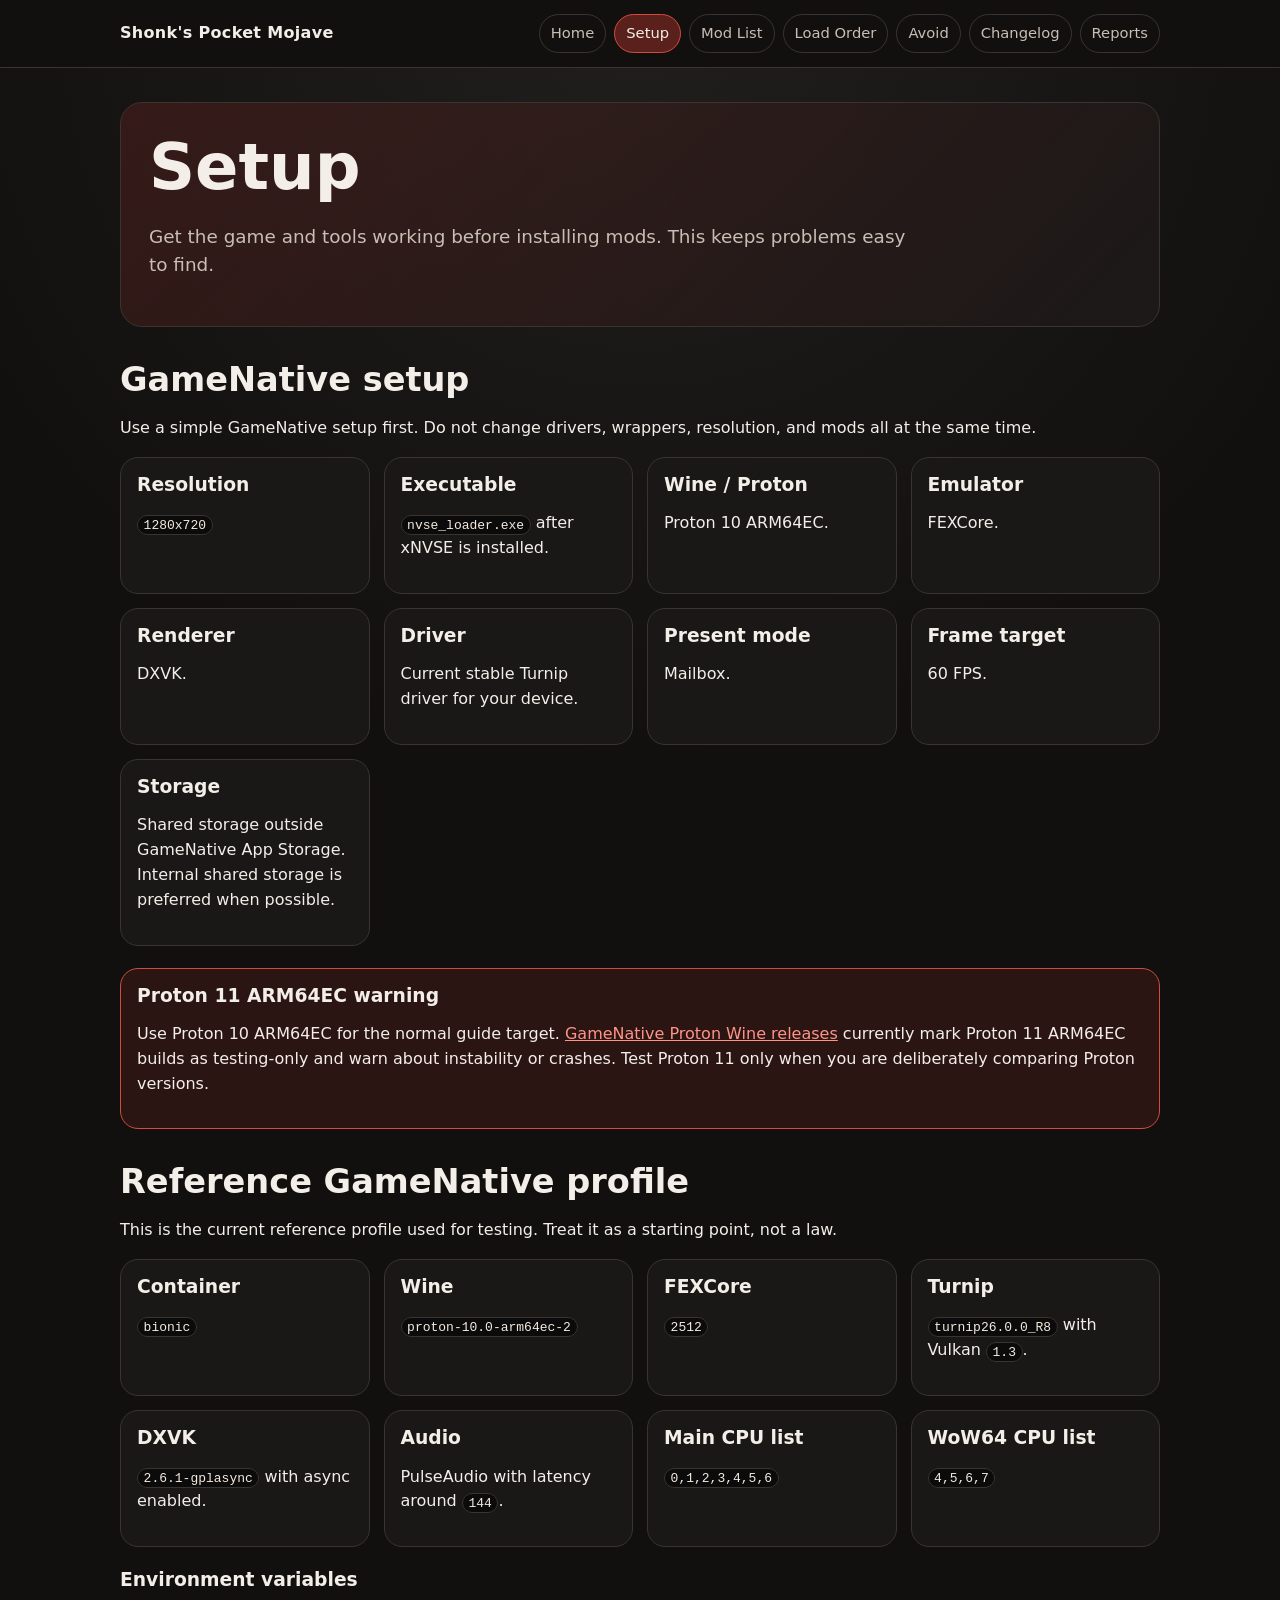
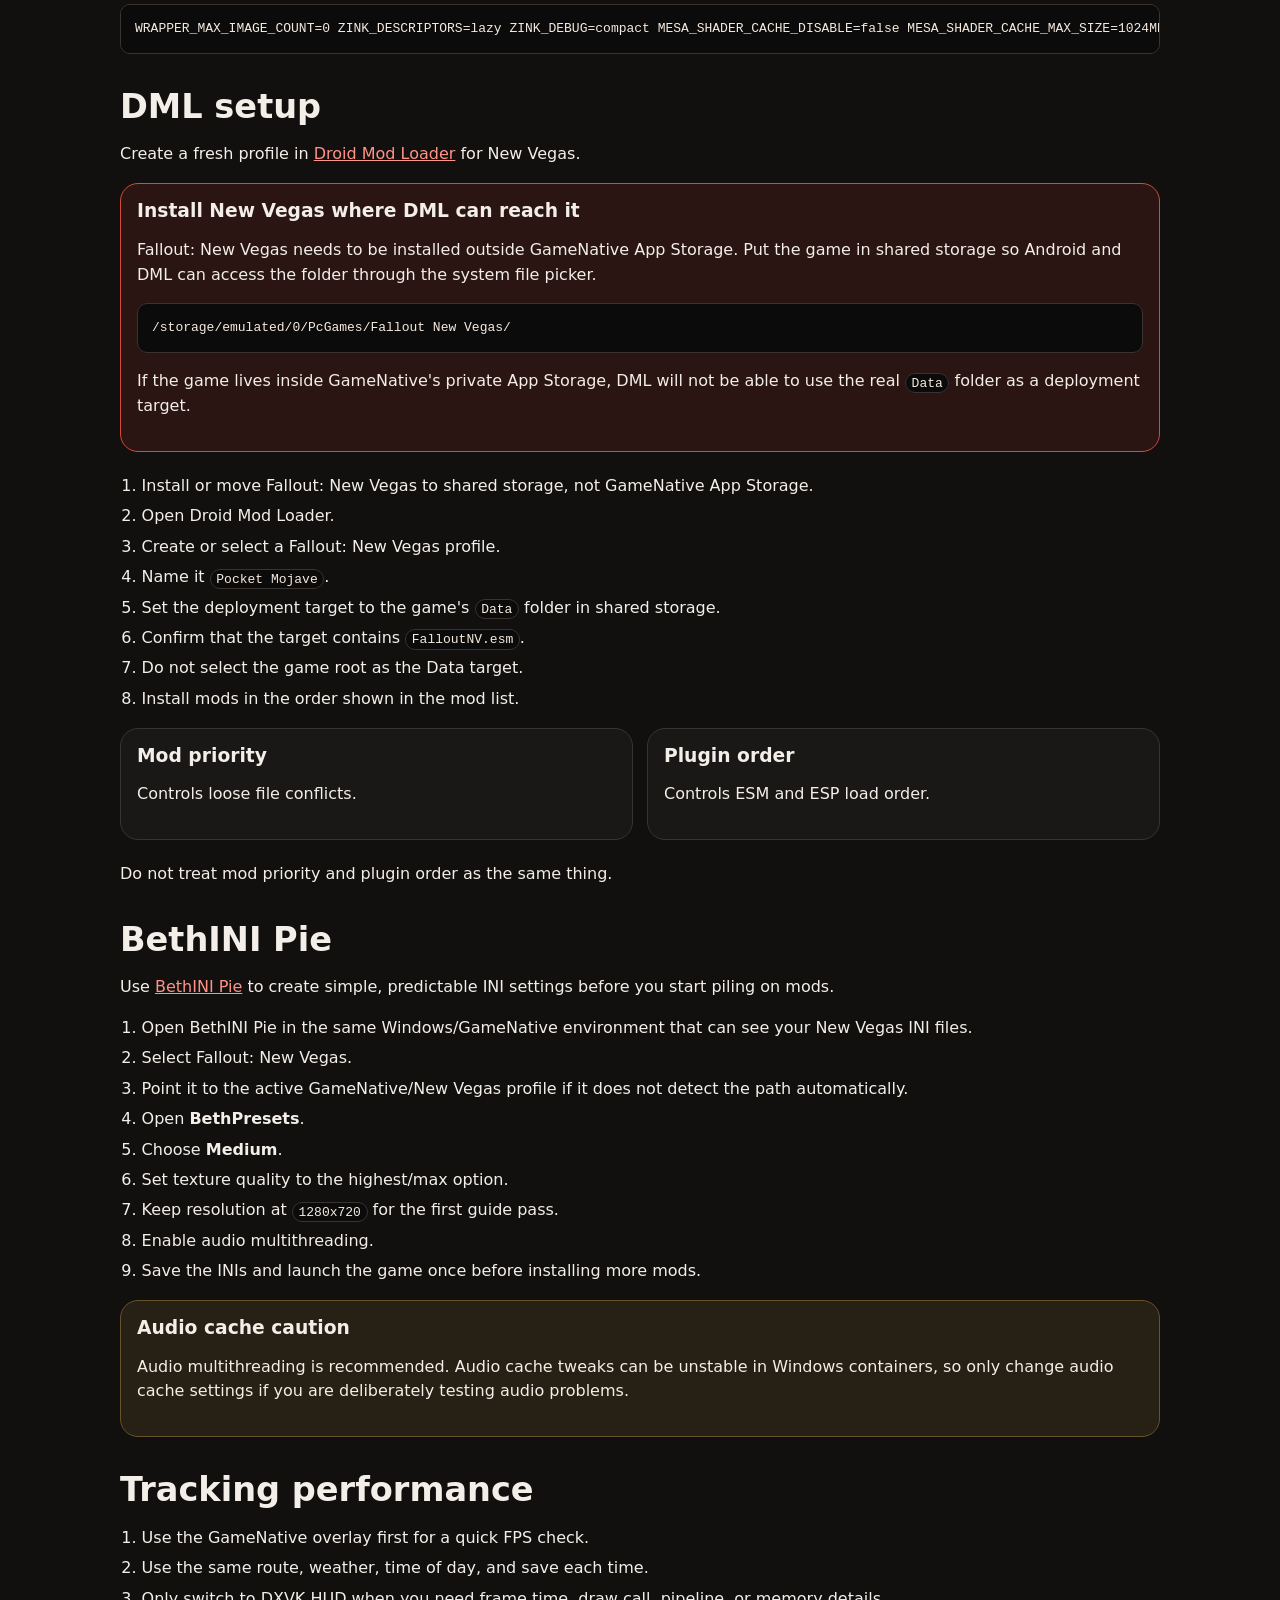
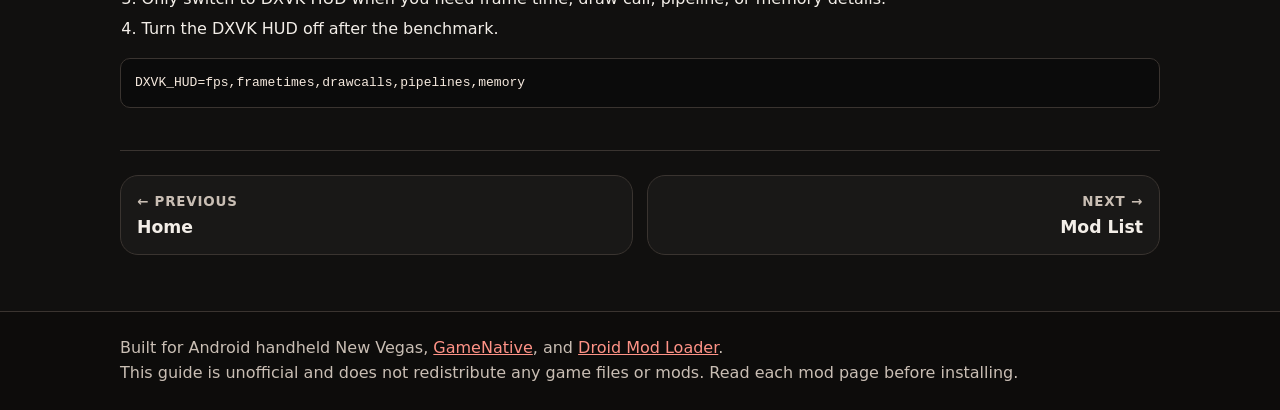
<file: setup.html>
<!doctype html>
<html lang="en">
<head>
  <meta charset="utf-8">
  <meta name="viewport" content="width=device-width, initial-scale=1">
  <title>Setup | Shonk's Pocket Mojave</title>
  <meta name="description" content="A New Vegas on Android guide for GameNative, Droid Mod Loader, and handheld tinkering.">
  <link rel="stylesheet" href="assets/site.css">
</head>
<body>
  <header class="site-header">
    <div class="container header-inner">
      <a class="logo" href="index.html">Shonk's Pocket Mojave</a>
      <nav class="nav" aria-label="Main navigation">
        <a href="index.html" class="">Home</a>
<a href="setup.html" class="active">Setup</a>
<a href="mods.html" class="">Mod List</a>
<a href="load-order.html" class="">Load Order</a>
<a href="avoid.html" class="">Avoid</a>
<a href="changelog.html" class="">Changelog</a>
<a href="report.html" class="">Reports</a>
      </nav>
    </div>
  </header>
  <main class="container">

<section class="hero">
  <h1>Setup</h1>
  <p class="lead">Get the game and tools working before installing mods. This keeps problems easy to find.</p>
</section>

<h2>GameNative setup</h2>
<p>Use a simple GameNative setup first. Do not change drivers, wrappers, resolution, and mods all at the same time.</p>
<div class="card-grid">
  <article class="card"><h3>Resolution</h3><p><code>1280x720</code></p></article>
  <article class="card"><h3>Executable</h3><p><code>nvse_loader.exe</code> after xNVSE is installed.</p></article>
  <article class="card"><h3>Wine / Proton</h3><p>Proton 10 ARM64EC.</p></article>
  <article class="card"><h3>Emulator</h3><p>FEXCore.</p></article>
  <article class="card"><h3>Renderer</h3><p>DXVK.</p></article>
  <article class="card"><h3>Driver</h3><p>Current stable Turnip driver for your device.</p></article>
  <article class="card"><h3>Present mode</h3><p>Mailbox.</p></article>
  <article class="card"><h3>Frame target</h3><p>60 FPS.</p></article>
  <article class="card"><h3>Storage</h3><p>Shared storage outside GameNative App Storage. Internal shared storage is preferred when possible.</p></article>
</div>
<div class="callout warning">
  <h3>Proton 11 ARM64EC warning</h3>
  <p>Use Proton 10 ARM64EC for the normal guide target. <a href="https://github.com/GameNative/proton-wine/releases">GameNative Proton Wine releases</a> currently mark Proton 11 ARM64EC builds as testing-only and warn about instability or crashes. Test Proton 11 only when you are deliberately comparing Proton versions.</p>
</div>

<h2>Reference GameNative profile</h2>
<p>This is the current reference profile used for testing. Treat it as a starting point, not a law.</p>
<div class="card-grid">
  <article class="card"><h3>Container</h3><p><code>bionic</code></p></article>
  <article class="card"><h3>Wine</h3><p><code>proton-10.0-arm64ec-2</code></p></article>
  <article class="card"><h3>FEXCore</h3><p><code>2512</code></p></article>
  <article class="card"><h3>Turnip</h3><p><code>turnip26.0.0_R8</code> with Vulkan <code>1.3</code>.</p></article>
  <article class="card"><h3>DXVK</h3><p><code>2.6.1-gplasync</code> with async enabled.</p></article>
  <article class="card"><h3>Audio</h3><p>PulseAudio with latency around <code>144</code>.</p></article>
  <article class="card"><h3>Main CPU list</h3><p><code>0,1,2,3,4,5,6</code></p></article>
  <article class="card"><h3>WoW64 CPU list</h3><p><code>4,5,6,7</code></p></article>
</div>
<h3>Environment variables</h3>
<pre>WRAPPER_MAX_IMAGE_COUNT=0 ZINK_DESCRIPTORS=lazy ZINK_DEBUG=compact MESA_SHADER_CACHE_DISABLE=false MESA_SHADER_CACHE_MAX_SIZE=1024MB mesa_glthread=true WINEESYNC=1 MESA_VK_WSI_PRESENT_MODE=mailbox TU_DEBUG=noconform DXVK_FRAME_RATE=60 PULSE_LATENCY_MSEC=144</pre>

<h2>DML setup</h2>
<p>Create a fresh profile in <a href="https://github.com/CyberShonk/DroidModLoader">Droid Mod Loader</a> for New Vegas.</p>
<div class="callout warning">
  <h3>Install New Vegas where DML can reach it</h3>
  <p>Fallout: New Vegas needs to be installed outside GameNative App Storage. Put the game in shared storage so Android and DML can access the folder through the system file picker.</p>
  <pre>/storage/emulated/0/PcGames/Fallout New Vegas/</pre>
  <p>If the game lives inside GameNative's private App Storage, DML will not be able to use the real <code>Data</code> folder as a deployment target.</p>
</div>
<ol>
  <li>Install or move Fallout: New Vegas to shared storage, not GameNative App Storage.</li>
  <li>Open Droid Mod Loader.</li>
  <li>Create or select a Fallout: New Vegas profile.</li>
  <li>Name it <code>Pocket Mojave</code>.</li>
  <li>Set the deployment target to the game's <code>Data</code> folder in shared storage.</li>
  <li>Confirm that the target contains <code>FalloutNV.esm</code>.</li>
  <li>Do not select the game root as the Data target.</li>
  <li>Install mods in the order shown in the mod list.</li>
</ol>
<div class="card-grid">
  <article class="card"><h3>Mod priority</h3><p>Controls loose file conflicts.</p></article>
  <article class="card"><h3>Plugin order</h3><p>Controls ESM and ESP load order.</p></article>
</div>
<p>Do not treat mod priority and plugin order as the same thing.</p>

<h2>BethINI Pie</h2>
<p>Use <a href="https://www.nexusmods.com/site/mods/631">BethINI Pie</a> to create simple, predictable INI settings before you start piling on mods.</p>
<ol>
  <li>Open BethINI Pie in the same Windows/GameNative environment that can see your New Vegas INI files.</li>
  <li>Select Fallout: New Vegas.</li>
  <li>Point it to the active GameNative/New Vegas profile if it does not detect the path automatically.</li>
  <li>Open <strong>BethPresets</strong>.</li>
  <li>Choose <strong>Medium</strong>.</li>
  <li>Set texture quality to the highest/max option.</li>
  <li>Keep resolution at <code>1280x720</code> for the first guide pass.</li>
  <li>Enable audio multithreading.</li>
  <li>Save the INIs and launch the game once before installing more mods.</li>
</ol>
<div class="callout notice">
  <h3>Audio cache caution</h3>
  <p>Audio multithreading is recommended. Audio cache tweaks can be unstable in Windows containers, so only change audio cache settings if you are deliberately testing audio problems.</p>
</div>

<h2>Tracking performance</h2>
<ol>
  <li>Use the GameNative overlay first for a quick FPS check.</li>
  <li>Use the same route, weather, time of day, and save each time.</li>
  <li>Only switch to DXVK HUD when you need frame time, draw call, pipeline, or memory details.</li>
  <li>Turn the DXVK HUD off after the benchmark.</li>
</ol>
<pre>DXVK_HUD=fps,frametimes,drawcalls,pipelines,memory</pre>


<nav class="page-nav" aria-label="Page navigation">
  <a class="page-nav-link prev" href="index.html"><span>&larr; Previous</span><strong>Home</strong></a>
  <a class="page-nav-link next" href="mods.html"><span>Next &rarr;</span><strong>Mod List</strong></a>
</nav>
  </main>
  <footer class="site-footer">
    <div class="container">
      Built for Android handheld New Vegas, <a href="https://github.com/utkarshdalal/GameNative">GameNative</a>, and <a href="https://github.com/CyberShonk/DroidModLoader">Droid Mod Loader</a>.
      <br>This guide is unofficial and does not redistribute any game files or mods. Read each mod page before installing.
    </div>
  </footer>
</body>
</html>
</file>
<file: assets/site.css>
:root {
  --bg: #11100f;
  --panel: #1b1918;
  --panel-soft: #242120;
  --text: #f3eee8;
  --muted: #c9beb4;
  --line: #3a3430;
  --accent: #d44b3d;
  --accent-soft: #5a201c;
  --code: #0b0b0b;
  --good: #9bc48a;
  --warn: #efc36d;
}

* { box-sizing: border-box; }

html { scroll-behavior: smooth; }

body {
  margin: 0;
  background: radial-gradient(circle at top, #211f1e 0, var(--bg) 48rem);
  color: var(--text);
  font-family: system-ui, -apple-system, BlinkMacSystemFont, "Segoe UI", sans-serif;
  line-height: 1.55;
}

.container {
  width: min(1040px, calc(100% - 28px));
  margin: 0 auto;
}

.site-header {
  border-bottom: 1px solid var(--line);
  background: rgba(17, 16, 15, 0.94);
  position: sticky;
  top: 0;
  z-index: 10;
  backdrop-filter: blur(10px);
}

.header-inner {
  display: flex;
  align-items: center;
  justify-content: space-between;
  gap: 16px;
  padding: 14px 0;
}

.logo {
  font-weight: 800;
  color: var(--text);
  text-decoration: none;
  letter-spacing: 0.02em;
}

.nav {
  display: flex;
  flex-wrap: wrap;
  gap: 8px;
  justify-content: flex-end;
}

.nav a {
  color: var(--muted);
  text-decoration: none;
  border: 1px solid var(--line);
  border-radius: 999px;
  padding: 7px 11px;
  font-size: 0.92rem;
}

.nav a:hover,
.nav a.active {
  color: var(--text);
  border-color: var(--accent);
  background: var(--accent-soft);
}

main { padding: 34px 0 56px; }

.hero {
  border: 1px solid var(--line);
  background: linear-gradient(135deg, rgba(90, 32, 28, 0.45), rgba(27, 25, 24, 0.98));
  border-radius: 22px;
  padding: 28px;
  margin-bottom: 26px;
}

h1, h2, h3 { line-height: 1.15; }
h1 { font-size: clamp(2rem, 7vw, 4rem); margin: 0 0 10px; }
h2 { font-size: clamp(1.5rem, 4vw, 2.1rem); margin: 34px 0 14px; }
h3 { margin: 0 0 8px; }

.lead { font-size: 1.15rem; color: var(--muted); max-width: 760px; }

.actions { display: flex; flex-wrap: wrap; gap: 10px; margin-top: 20px; }
.button {
  display: inline-block;
  text-decoration: none;
  color: var(--text);
  background: var(--accent-soft);
  border: 1px solid var(--accent);
  border-radius: 999px;
  padding: 10px 14px;
  font-weight: 700;
}

.card-grid {
  display: grid;
  grid-template-columns: repeat(auto-fit, minmax(240px, 1fr));
  gap: 14px;
}

.card,
.mod-card,
.callout {
  background: rgba(27, 25, 24, 0.96);
  border: 1px solid var(--line);
  border-radius: 18px;
  padding: 16px;
}

.mod-list {
  display: grid;
  gap: 12px;
}

.mod-card {
  display: grid;
  gap: 10px;
}

.mod-card header {
  display: flex;
  justify-content: space-between;
  gap: 12px;
  align-items: start;
}

.badge {
  display: inline-block;
  font-size: 0.8rem;
  font-weight: 800;
  padding: 4px 8px;
  border-radius: 999px;
  color: var(--bg);
  background: var(--good);
  white-space: nowrap;
}

.badge.recommended { background: var(--warn); }
.badge.optional { background: #b7a6e8; }

.meta {
  display: grid;
  grid-template-columns: repeat(auto-fit, minmax(160px, 1fr));
  gap: 8px;
  color: var(--muted);
}

.meta div {
  background: var(--panel-soft);
  border: 1px solid var(--line);
  border-radius: 12px;
  padding: 10px;
}

.meta strong { display: block; color: var(--text); font-size: 0.86rem; }

.warning { border-color: var(--accent); background: rgba(90, 32, 28, 0.35); }
.notice { border-color: #68522b; background: rgba(104, 82, 43, 0.25); }

ul, ol { padding-left: 1.35rem; }
li { margin: 0.35rem 0; }

a { color: #ff9387; }
a:hover { color: #ffc2bc; }

code, pre {
  background: var(--code);
  color: #f6eadf;
  border: 1px solid var(--line);
  border-radius: 10px;
}

code { padding: 0.1rem 0.35rem; }
pre {
  padding: 14px;
  overflow-x: auto;
  white-space: pre;
}

.checklist li::marker { color: var(--accent); }


/* Compact cross-guide selector */
.guide-switcher {
  display: flex;
  align-items: stretch;
  gap: 10px;
  margin: 0 0 28px;
  padding: 12px;
  background: rgba(27, 25, 24, 0.72);
  border: 1px solid var(--line);
  border-radius: 18px;
}

.guide-switcher-label {
  display: flex;
  align-items: center;
  color: var(--muted);
  font-size: 0.8rem;
  font-weight: 900;
  letter-spacing: 0.07em;
  text-transform: uppercase;
  padding: 0 8px 0 4px;
  white-space: nowrap;
}

.guide-chip {
  flex: 1 1 0;
  min-width: 0;
  display: block;
  color: var(--text);
  text-decoration: none;
  background: rgba(36, 33, 32, 0.94);
  border: 1px solid var(--line);
  border-radius: 14px;
  padding: 12px 14px;
}

.guide-chip:hover {
  border-color: var(--accent);
  background: rgba(90, 32, 28, 0.35);
}

.guide-chip.current {
  border-color: var(--accent);
  background: rgba(90, 32, 28, 0.45);
}

.guide-chip strong,
.guide-chip span {
  display: block;
}

.guide-chip span {
  color: var(--muted);
  font-size: 0.92rem;
  margin-top: 3px;
}

.card-grid,
.mod-list,
.callout {
  margin-bottom: 22px;
}

.callout + .card-grid,
.callout + .mod-list,
.guide-switcher + .card-grid {
  margin-top: 16px;
}

/* Bottom page navigation */
.page-nav {
  display: grid;
  grid-template-columns: repeat(2, minmax(0, 1fr));
  gap: 14px;
  margin: 42px 0 0;
  padding-top: 24px;
  border-top: 1px solid var(--line);
}

.page-nav-link {
  display: block;
  text-decoration: none;
  color: var(--text);
  background: rgba(27, 25, 24, 0.96);
  border: 1px solid var(--line);
  border-radius: 18px;
  padding: 16px;
}

.page-nav-link:hover {
  border-color: var(--accent);
  background: rgba(90, 32, 28, 0.35);
}

.page-nav-link span {
  display: block;
  color: var(--muted);
  font-size: 0.84rem;
  font-weight: 800;
  letter-spacing: 0.06em;
  text-transform: uppercase;
  margin-bottom: 4px;
}

.page-nav-link strong {
  display: block;
  font-size: 1.08rem;
  line-height: 1.25;
}

.page-nav-link.next {
  text-align: right;
}

.page-nav-spacer {
  min-height: 1px;
}

.site-footer {
  border-top: 1px solid var(--line);
  color: var(--muted);
  padding: 24px 0;
  background: #0d0c0b;
}

@media (max-width: 720px) {
  .header-inner { align-items: flex-start; flex-direction: column; }
  .nav { justify-content: flex-start; }
  .nav a { font-size: 0.88rem; padding: 6px 9px; }
  .hero { padding: 20px; border-radius: 18px; }
  .mod-card header { flex-direction: column; }
  .container { width: min(100% - 20px, 1040px); }

  .guide-switcher {
    flex-direction: column;
    margin-bottom: 24px;
  }

  .guide-switcher-label {
    padding: 0;
  }

}


@media (max-width: 560px) {
  .page-nav {
    grid-template-columns: 1fr;
  }

  .page-nav-spacer {
    display: none;
  }

  .page-nav-link.next {
    text-align: left;
  }
}
</file>
